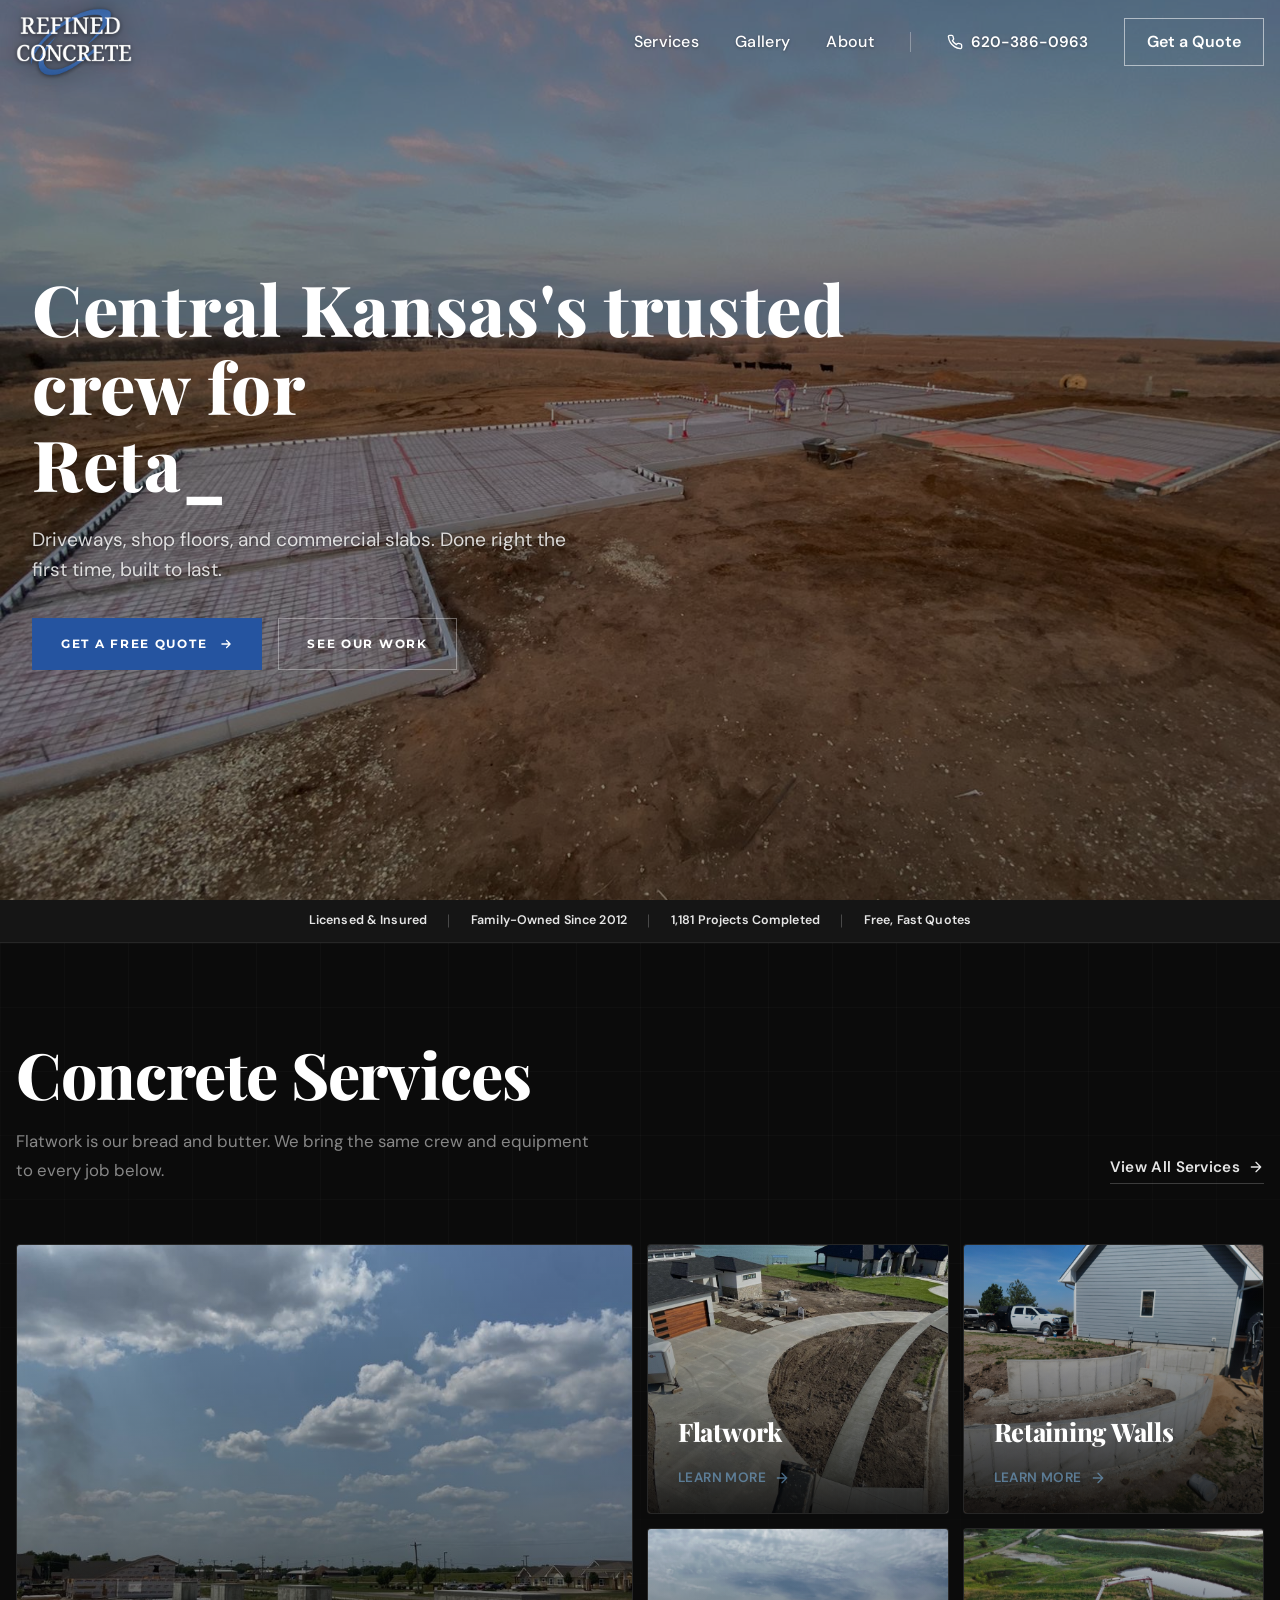
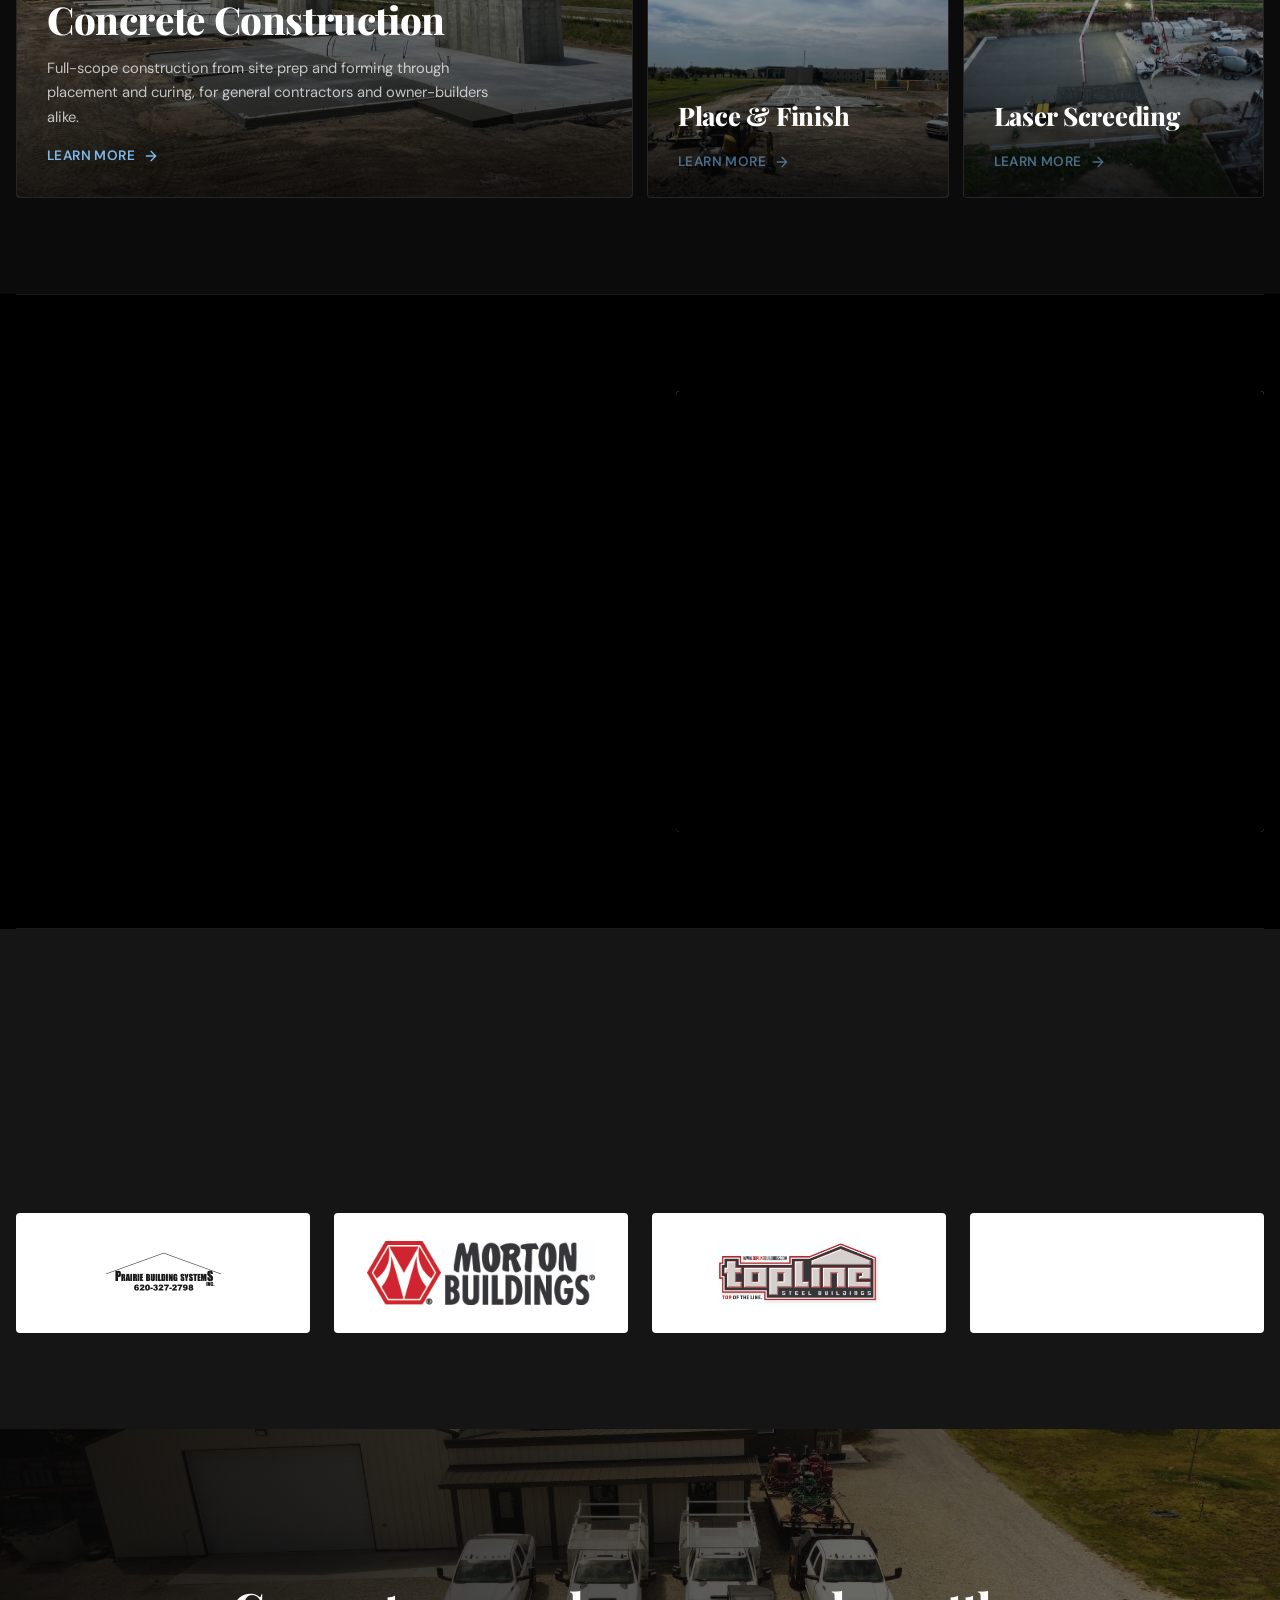
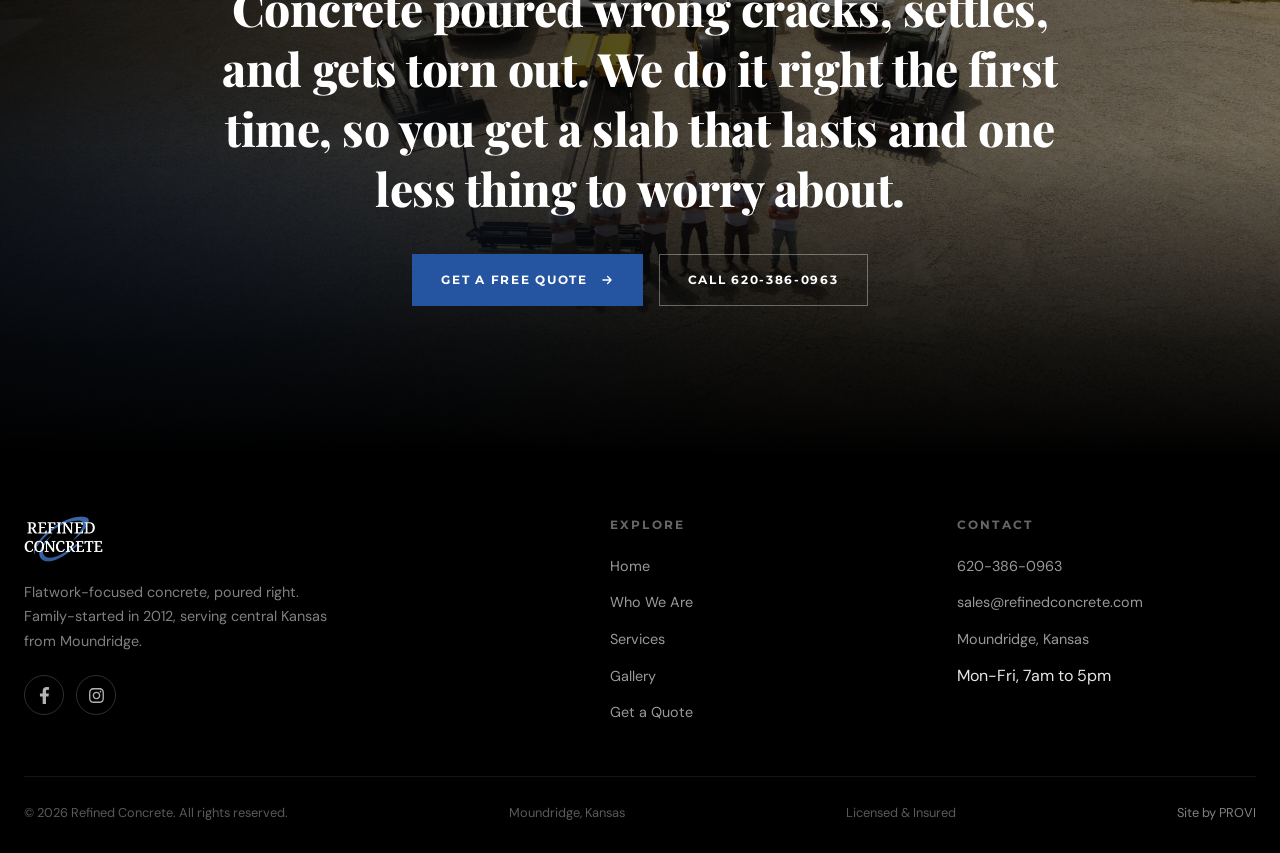
<file: mockup/index.html>
<!DOCTYPE html>
<html lang="en">
<head>
  <meta charset="UTF-8" />
  <meta name="viewport" content="width=device-width, initial-scale=1.0" />
  <title>Refined Concrete | Flatwork Done Right | Moundridge, Kansas</title>
  <meta name="description" content="Refined Concrete pours flatwork done right the first time, so central Kansas builders and homeowners get slabs that last. Family-owned in Moundridge, KS since 2012. Get a free quote." />
  <link rel="canonical" href="https://refinedconcretellc.com/" />
  <meta name="theme-color" content="#000000" />
  <link rel="icon" href="../assets/images/favicon.png" />
  <link rel="apple-touch-icon" href="../assets/images/favicon.png" />
  <meta property="og:type" content="website" />
  <meta property="og:site_name" content="Refined Concrete" />
  <meta property="og:title" content="Refined Concrete | Flatwork Done Right" />
  <meta property="og:description" content="Family-owned concrete flatwork in Moundridge, KS. Done right the first time, built to last. Get a free quote." />
  <meta property="og:url" content="https://refinedconcretellc.com/" />
  <meta property="og:image" content="https://refinedconcretellc.com/assets/images/hero-1.jpg" />
  <meta name="twitter:card" content="summary_large_image" />
  <meta name="twitter:title" content="Refined Concrete | Flatwork Done Right" />
  <meta name="twitter:description" content="Family-owned concrete flatwork in Moundridge, KS. Done right the first time, built to last." />
  <meta name="twitter:image" content="https://refinedconcretellc.com/assets/images/hero-1.jpg" />
  <script type="application/ld+json">
  {
    "@context": "https://schema.org",
    "@type": "GeneralContractor",
    "name": "Refined Concrete",
    "description": "Family-owned concrete flatwork contractor serving central Kansas.",
    "image": "https://refinedconcretellc.com/assets/images/hero-1.jpg",
    "telephone": "+1-620-386-0963",
    "email": "sales@refinedconcrete.com",
    "url": "https://refinedconcretellc.com/",
    "foundingDate": "2012",
    "address": { "@type": "PostalAddress", "addressLocality": "Moundridge", "addressRegion": "KS", "addressCountry": "US" },
    "areaServed": "Central Kansas",
    "sameAs": [
      "https://www.facebook.com/profile.php?id=61590674871398",
      "https://www.instagram.com/refined_concrete_llc/"
    ]
  }
  </script>
  <link rel="preconnect" href="https://fonts.googleapis.com" />
  <link rel="preconnect" href="https://fonts.gstatic.com" crossorigin />
  <link href="https://fonts.googleapis.com/css2?family=Playfair+Display:wght@700;800;900&family=DM+Sans:wght@400;500;600;700&family=Montserrat:wght@500;600;700&display=swap" rel="stylesheet" />
  <style>
    *, *::before, *::after { box-sizing: border-box; margin: 0; padding: 0; }

    :root {
      --blue: #1A3C6E;
      --blue-light: #2554A0;
      --blue-bright: #7DB8E8;
      --black: #000000;
      --bg-1: #000000;
      --bg-2: #000000;
      --bg-3: #0B0B0B;
      --bg-4: #151515;
      --card: #1A1A1A;
      --border: rgba(255,255,255,0.07);
      --text: #E6E6E6;
      --gray: #878787;
      --white: #FFFFFF;
      --max-w: 1300px;
      --radius: 4px;
    }

    html { scroll-behavior: smooth; }

    body {
      font-family: 'DM Sans', system-ui, sans-serif;
      color: var(--text);
      background: var(--bg-2);
      line-height: 1.6;
    }

    /* ── NAV ── */
    nav {
      position: fixed;
      top: 0;
      left: 0;
      right: 0;
      z-index: 100;
      background: transparent;
      border-bottom: 1px solid transparent;
      transition: background 0.35s ease, border-color 0.35s ease, box-shadow 0.35s ease;
    }

    nav.scrolled {
      background: rgba(6,6,6,0.6);
      backdrop-filter: blur(18px) saturate(160%);
      -webkit-backdrop-filter: blur(18px) saturate(160%);
      border-bottom-color: rgba(255,255,255,0.1);
      box-shadow: 0 8px 30px -12px rgba(0,0,0,0.55);
    }

    .nav-inner {
      max-width: var(--max-w);
      margin: 0 auto;
      padding: 0 16px;
      height: 84px;
      display: flex;
      align-items: center;
      justify-content: space-between;
      transition: height 0.35s ease;
    }

    nav.scrolled .nav-inner { height: 64px; }

    .nav-logo {
      display: flex;
      align-items: center;
      text-decoration: none;
      flex-shrink: 0;
    }

    .nav-logo img {
      height: 68px;
      width: auto;
      display: block;
      transition: height 0.35s ease;
      filter: drop-shadow(0 1px 2px rgba(0,0,0,0.5)) drop-shadow(0 0 12px rgba(0,0,0,0.4));
    }

    nav.scrolled .nav-logo img { height: 50px; }

    .nav-right {
      display: flex;
      align-items: center;
      gap: 36px;
    }

    .nav-links {
      display: flex;
      gap: 36px;
      list-style: none;
    }

    .nav-links a {
      position: relative;
      color: var(--white);
      text-decoration: none;
      font-size: 1rem;
      font-weight: 500;
      letter-spacing: 0.02em;
      text-shadow: 0 1px 3px rgba(0,0,0,0.35);
      transition: color 0.2s;
    }

    .nav-links a::after {
      content: '';
      position: absolute;
      left: 0;
      right: 0;
      bottom: -6px;
      height: 2px;
      background: var(--blue-light);
      transform: scaleX(0);
      transform-origin: left;
      transition: transform 0.25s ease;
    }

    .nav-links a:hover { color: rgba(255,255,255,0.8); }
    .nav-links a.active { color: var(--white); }
    .nav-links a:hover::after,
    .nav-links a.active::after { transform: scaleX(1); }

    .nav-divider {
      width: 1px;
      height: 20px;
      background: rgba(255,255,255,0.3);
    }

    .nav-phone {
      display: inline-flex;
      align-items: center;
      gap: 8px;
      color: var(--white);
      font-size: 0.95rem;
      font-weight: 600;
      text-decoration: none;
      white-space: nowrap;
      text-shadow: 0 1px 3px rgba(0,0,0,0.35);
      transition: color 0.2s;
    }

    .nav-phone svg { width: 16px; height: 16px; stroke: currentColor; fill: none; stroke-width: 2; stroke-linecap: round; stroke-linejoin: round; }
    .nav-phone:hover { color: var(--blue-light); }

    .nav-cta {
      display: inline-block;
      background: transparent;
      color: var(--white) !important;
      font-size: 1rem;
      font-weight: 600;
      text-decoration: none;
      padding: 10px 22px;
      border: 1.5px solid rgba(255,255,255,0.55);
      transition: background 0.2s, color 0.2s, border-color 0.2s;
      white-space: nowrap;
    }

    .nav-cta:hover { background: var(--white); color: var(--blue) !important; border-color: var(--white); }

    /* hamburger toggle */
    .nav-toggle {
      display: none;
      flex-direction: column;
      justify-content: center;
      gap: 5px;
      width: 44px;
      height: 44px;
      padding: 11px 10px;
      background: transparent;
      border: 0;
      cursor: pointer;
      z-index: 120;
    }

    .nav-toggle span {
      display: block;
      width: 100%;
      height: 2px;
      background: var(--white);
      border-radius: 2px;
      transition: transform 0.3s ease, opacity 0.2s ease;
    }

    nav.nav-open .nav-toggle span:nth-child(1) { transform: translateY(7px) rotate(45deg); }
    nav.nav-open .nav-toggle span:nth-child(2) { opacity: 0; }
    nav.nav-open .nav-toggle span:nth-child(3) { transform: translateY(-7px) rotate(-45deg); }

    .nav-backdrop {
      position: fixed;
      inset: 0;
      background: rgba(0,0,0,0.5);
      opacity: 0;
      pointer-events: none;
      transition: opacity 0.3s ease;
      z-index: 110;
    }

    nav.nav-open .nav-backdrop { opacity: 1; pointer-events: auto; }

    .nav-links a:focus-visible,
    .nav-phone:focus-visible,
    .nav-cta:focus-visible,
    .nav-toggle:focus-visible,
    .nav-logo:focus-visible {
      outline: 2px solid #7DB8E8;
      outline-offset: 4px;
      border-radius: 2px;
    }

    @media (prefers-reduced-motion: reduce) {
      nav, .nav-inner, .nav-logo img, .nav-right, .nav-toggle span, .nav-backdrop,
      .nav-links a::after { transition: none !important; }
    }

    /* ── HERO ── */
    #hero {
      position: relative;
      min-height: 100vh;
      display: flex;
      align-items: center;
      overflow: hidden;
      background: var(--black);
    }

    .hero-slide {
      position: absolute;
      inset: 0;
      background-size: cover;
      background-position: center;
      opacity: 0;
      transition: opacity 1.2s ease;
    }

    .hero-slide.active { opacity: 1; }

    .hero-overlay {
      position: absolute;
      inset: 0;
      background: rgba(0,0,0,0.45);
      z-index: 1;
    }

    .hero-content {
      position: relative;
      z-index: 2;
      max-width: var(--max-w);
      margin: 0 auto;
      padding: 120px 16px 80px;
      width: 100%;
      text-align: left;
      display: flex;
      flex-direction: column;
      align-items: flex-start;
    }

    .hero-content h1 {
      font-family: 'Playfair Display', serif;
      font-size: clamp(2.8rem, 5.5vw, 5rem);
      font-weight: 800;
      color: var(--white);
      line-height: 1.1;
      letter-spacing: 0.01em;
      max-width: 820px;
      margin-bottom: 22px;
    }

    .hero-subhead {
      font-size: clamp(1.05rem, 1.5vw, 1.3rem);
      color: rgba(255,255,255,0.82);
      line-height: 1.6;
      max-width: 560px;
      margin-bottom: 32px;
      text-shadow: 0 1px 3px rgba(0,0,0,0.4);
    }

    .rotating-service {
      display: inline;
      color: var(--white);
    }

    .type-cursor {
      display: inline;
      color: var(--white);
      animation: blink 0.75s step-end infinite;
    }

    @keyframes blink {
      50% { opacity: 0; }
    }

    .hero-actions {
      display: flex;
      gap: 16px;
      flex-wrap: wrap;
    }

    /* ── TRUST BAR ── */
    #trust-bar { background: var(--bg-4); border-bottom: 1px solid var(--border); padding: 0; }
    .trust-inner {
      max-width: var(--max-w);
      margin: 0 auto;
      padding: 11px 16px;
      display: flex;
      flex-wrap: wrap;
      justify-content: center;
      align-items: center;
      row-gap: 6px;
    }
    .trust-item {
      position: relative;
      display: flex;
      align-items: center;
      padding: 0 22px;
      color: var(--text);
      font-size: 0.78rem;
      font-weight: 600;
      letter-spacing: 0.01em;
    }
    .trust-item:not(:last-child)::after {
      content: '';
      position: absolute;
      right: 0;
      top: 50%;
      transform: translateY(-50%);
      width: 1px;
      height: 13px;
      background: rgba(255,255,255,0.22);
    }
    @media (max-width: 768px) { .trust-item { padding: 0 14px; } }

    /* ── MOBILE STICKY CTA ── */
    .mobile-cta { display: none; }
    @media (max-width: 768px) {
      .mobile-cta {
        display: grid;
        grid-template-columns: 1fr 1fr;
        position: fixed;
        left: 0; right: 0; bottom: 0;
        z-index: 95;
        border-top: 1px solid rgba(255,255,255,0.14);
        background: rgba(6,6,6,0.94);
        backdrop-filter: blur(10px);
        -webkit-backdrop-filter: blur(10px);
      }
      .mobile-cta a {
        display: flex; align-items: center; justify-content: center; gap: 8px;
        min-height: 54px;
        font-family: 'Montserrat', sans-serif;
        font-size: 0.8rem; font-weight: 700; letter-spacing: 0.08em; text-transform: uppercase;
        text-decoration: none; color: var(--white);
      }
      .mobile-cta .mc-quote { background: var(--blue-light); }
      .mobile-cta svg { width: 16px; height: 16px; stroke: currentColor; fill: none; stroke-width: 2; stroke-linecap: round; stroke-linejoin: round; }
      body { padding-bottom: 55px; }
    }

    .btn-primary, .btn-outline {
      display: inline-flex;
      align-items: center;
      gap: 12px;
      font-family: 'Montserrat', sans-serif;
      font-size: 0.76rem;
      font-weight: 700;
      letter-spacing: 0.14em;
      text-transform: uppercase;
      padding: 15px 28px;
      border-radius: 0;
      text-decoration: none;
      cursor: pointer;
      border: 1px solid transparent;
      transition: background 0.25s ease, color 0.25s ease, border-color 0.25s ease;
    }
    .btn-primary svg, .btn-outline svg {
      width: 14px; height: 14px; stroke: currentColor; fill: none;
      stroke-width: 2.2; stroke-linecap: round; stroke-linejoin: round;
      transition: transform 0.3s cubic-bezier(0.2,0.7,0.2,1);
    }
    .btn-primary:hover svg, .btn-outline:hover svg { transform: translateX(5px); }

    .btn-primary { background: var(--blue-light); color: var(--white); border-color: var(--blue-light); }
    .btn-primary:hover { background: #1a4fb0; border-color: #1a4fb0; }

    .btn-outline { background: transparent; color: var(--white); border-color: rgba(255,255,255,0.35); }
    .btn-outline:hover { border-color: var(--white); background: rgba(255,255,255,0.06); }

    .btn-ghost {
      display: inline-flex; align-items: center; gap: 10px;
      font-family: 'Montserrat', sans-serif;
      font-size: 0.76rem; font-weight: 700; letter-spacing: 0.16em; text-transform: uppercase;
      color: var(--blue-bright); text-decoration: none; transition: color 0.2s, gap 0.2s;
    }
    .btn-ghost svg { width: 14px; height: 14px; stroke: currentColor; fill: none; stroke-width: 2.2; stroke-linecap: round; stroke-linejoin: round; transition: transform 0.3s cubic-bezier(0.2,0.7,0.2,1); }
    .btn-ghost:hover { color: var(--white); }
    .btn-ghost:hover svg { transform: translateX(5px); }

    /* ── STATS ── */
    .hero-stats {
      display: flex;
      gap: 32px;
      margin-top: 40px;
      flex-wrap: wrap;
    }

    .stat-item {
      display: flex;
      align-items: baseline;
      gap: 7px;
    }

    .stat-number {
      font-size: 0.95rem;
      font-weight: 600;
      color: rgba(255,255,255,0.8);
      line-height: 1;
    }

    .stat-number span { color: rgba(255,255,255,0.8); }

    .stat-label {
      font-size: 0.8rem;
      color: rgba(255,255,255,0.4);
      font-weight: 400;
    }

    /* ── SECTION DEFAULTS ── */
    section { padding: 96px 16px; }

    .section-inner {
      max-width: var(--max-w);
      margin: 0 auto;
    }


    .section-title {
      font-family: 'Playfair Display', serif;
      font-size: clamp(2.1rem, 4vw, 3.4rem);
      font-weight: 800;
      color: var(--white);
      letter-spacing: -0.015em;
      line-height: 1.1;
      margin-bottom: 18px;
    }

    .section-sub {
      font-size: 1.05rem;
      color: var(--gray);
      max-width: 580px;
      margin-bottom: 56px;
      line-height: 1.7;
    }

    /* ── REFERENCE PATTERNS ── */

    .section-divider { max-width: var(--max-w); margin: 0 auto; padding: 0 16px; }
    .section-divider .rule { height: 1px; background: rgba(255,255,255,0.1); }

    /* alternating text / image section */
    .split { overflow: hidden; }
    .split-inner {
      max-width: var(--max-w);
      margin: 0 auto;
      display: grid;
      grid-template-columns: 1fr 1fr;
      gap: 72px;
      align-items: center;
    }
    .split.is-reverse .split-media { order: -1; }
    .split-copy p { color: rgba(255,255,255,0.62); font-size: 1.04rem; line-height: 1.8; margin-bottom: 18px; }
    .split-copy .placeholder { color: var(--blue-bright); font-weight: 600; }
    .split-copy .btn-primary { margin-top: 14px; }

    .split-media { position: relative; overflow: hidden; border-radius: var(--radius); aspect-ratio: 4/3; }
    .split-media img { width: 100%; height: 100%; object-fit: cover; display: block; transition: transform 0.8s cubic-bezier(0.2,0.7,0.2,1); }
    .split:hover .split-media img { transform: scale(1.05); }
    .split-media .reveal-cover {
      position: absolute; inset: 0; z-index: 1;
      background: var(--bg-1);
      transform-origin: right;
      transition: transform 1s cubic-bezier(0.76,0,0.24,1);
    }
    .split.in-view .reveal-cover { transform: scaleX(0); }

    /* scroll reveal for copy blocks */
    .reveal-up { opacity: 0; transform: translateY(28px); transition: opacity 0.7s ease, transform 0.7s cubic-bezier(0.2,0.7,0.2,1); }
    .reveal-up.in-view { opacity: 1; transform: translateY(0); }

    @media (prefers-reduced-motion: reduce) {
      .split-media .reveal-cover { display: none; }
      .reveal-up { opacity: 1; transform: none; transition: none; }
    }


    /* ── LOADING SKELETONS ── */
    @keyframes rc-shimmer { to { background-position: -200% 0; } }
    .skeleton {
      background-color: #161616;
      background-image: linear-gradient(100deg, rgba(255,255,255,0) 30%, rgba(255,255,255,0.07) 50%, rgba(255,255,255,0) 70%);
      background-size: 200% 100%;
      background-position: 200% 0;
      animation: rc-shimmer 1.5s linear infinite;
    }
    .skeleton-img { opacity: 0; transition: opacity 0.6s ease; }
    .skeleton-img.is-loaded { opacity: 1; }
    .bg-loading::before {
      content: '';
      position: absolute;
      inset: 0;
      z-index: 0;
      background-color: #161616;
      background-image: linear-gradient(100deg, rgba(255,255,255,0) 30%, rgba(255,255,255,0.07) 50%, rgba(255,255,255,0) 70%);
      background-size: 200% 100%;
      background-position: 200% 0;
      animation: rc-shimmer 1.5s linear infinite;
    }
    @media (prefers-reduced-motion: reduce) {
      .skeleton, .bg-loading::before { animation: none; }
    }

    /* ── SERVICES ── */
    #services {
      position: relative;
      background: var(--bg-3);
      overflow: hidden;
    }

    #services::before {
      content: '';
      position: absolute;
      inset: 0;
      background-image:
        linear-gradient(rgba(255,255,255,0.025) 1px, transparent 1px),
        linear-gradient(90deg, rgba(255,255,255,0.025) 1px, transparent 1px);
      background-size: 64px 64px;
      mask-image: radial-gradient(120% 100% at 50% 0%, #000 30%, transparent 80%);
      -webkit-mask-image: radial-gradient(120% 100% at 50% 0%, #000 30%, transparent 80%);
      pointer-events: none;
    }

    .services-head {
      position: relative;
      max-width: var(--max-w);
      margin: 0 auto 60px;
      display: flex;
      align-items: flex-end;
      justify-content: space-between;
      gap: 40px;
    }

    .services-head-text { max-width: 640px; }

    .services-head .section-sub { margin-bottom: 0; }

    .services-grid {
      position: relative;
      max-width: var(--max-w);
      margin: 0 auto;
      display: grid;
      grid-template-columns: repeat(4, 1fr);
      grid-auto-rows: 270px;
      gap: 14px;
    }

    .service-card {
      position: relative;
      display: flex;
      flex-direction: column;
      justify-content: flex-end;
      padding: 30px;
      overflow: hidden;
      text-decoration: none;
      border-radius: 4px;
      border: 1px solid var(--border);
      background: var(--bg-4);
      opacity: 0;
      transition: transform 0.4s cubic-bezier(0.2, 0.7, 0.2, 1), box-shadow 0.4s ease, border-color 0.4s ease;
    }

    .service-card.wide { grid-column: span 2; }
    .service-card.feature { grid-column: span 2; grid-row: span 2; }

    .service-card.in-view {
      animation: cardIn 0.75s cubic-bezier(0.2, 0.7, 0.2, 1) forwards;
    }

    @keyframes cardIn {
      from { opacity: 0; transform: translateY(30px); }
      to   { opacity: 1; transform: translateY(0); }
    }

    @media (prefers-reduced-motion: reduce) {
      .service-card { opacity: 1; }
      .service-card.in-view { animation: none; }
      .service-card-bg { transition: none; }
    }

    .service-card-bg {
      position: absolute;
      inset: 0;
      background-size: cover;
      background-position: center;
      transform: scale(1.001);
      transition: transform 0.7s cubic-bezier(0.2, 0.7, 0.2, 1);
    }

    .service-card::after {
      content: '';
      position: absolute;
      inset: 0;
      background: linear-gradient(to top, rgba(6,6,6,0.88) 0%, rgba(6,6,6,0.42) 48%, rgba(6,6,6,0.12) 100%);
      transition: background 0.4s ease;
    }

    .service-card:hover .service-card-bg,
    .service-card:focus-visible .service-card-bg { transform: scale(1.08); }

    .service-card:hover::after,
    .service-card:focus-visible::after {
      background: linear-gradient(to top, rgba(6,6,6,0.9) 0%, rgba(26,60,110,0.55) 55%, rgba(8,8,8,0.2) 100%);
    }

    .service-card:hover,
    .service-card:focus-visible {
      transform: translateY(-4px);
      box-shadow: 0 24px 60px -22px rgba(26,60,110,0.85);
    }


    .service-card-body { position: relative; z-index: 1; }

    .service-card-body h3 {
      font-family: 'Playfair Display', serif;
      font-size: clamp(1.4rem, 2vw, 1.9rem);
      font-weight: 800;
      color: var(--white);
      line-height: 1.1;
      letter-spacing: -0.01em;
      margin-bottom: 0;
    }

    .service-card.wide .service-card-body h3 { font-size: clamp(1.6rem, 2.4vw, 2.1rem); }
    .service-card.feature .service-card-body h3 { font-size: clamp(2rem, 3vw, 2.8rem); }

    .service-card-desc {
      display: block;
      font-size: 0.92rem;
      color: rgba(255,255,255,0.72);
      line-height: 1.65;
      max-width: 46ch;
      max-height: 0;
      margin-top: 0;
      opacity: 0;
      overflow: hidden;
      transition: max-height 0.45s ease, opacity 0.35s ease, margin-top 0.45s ease;
    }

    .service-card.feature .service-card-desc { max-height: 170px; margin-top: 16px; opacity: 1; }

    .service-card:hover .service-card-desc,
    .service-card:focus-visible .service-card-desc {
      max-height: 170px;
      margin-top: 16px;
      opacity: 1;
    }

    .service-card-arrow {
      display: inline-flex;
      align-items: center;
      gap: 8px;
      margin-top: 16px;
      font-size: 0.85rem;
      font-weight: 600;
      letter-spacing: 0.03em;
      text-transform: uppercase;
      color: #7DB8E8;
      opacity: 0.55;
      transform: translateY(6px);
      transition: opacity 0.3s ease, gap 0.3s ease, transform 0.4s cubic-bezier(0.2, 0.7, 0.2, 1);
    }

    .service-card.feature .service-card-arrow { opacity: 1; transform: translateY(0); }
    .service-card:hover .service-card-arrow,
    .service-card:focus-visible .service-card-arrow { opacity: 1; gap: 12px; transform: translateY(0); }

    .service-card-arrow svg {
      width: 16px;
      height: 16px;
      stroke: currentColor;
      fill: none;
      stroke-width: 2;
      stroke-linecap: round;
      stroke-linejoin: round;
      transition: transform 0.25s;
    }

    .service-card:hover .service-card-arrow svg,
    .service-card:focus-visible .service-card-arrow svg { transform: translateX(4px); }

    .services-link {
      display: inline-flex;
      align-items: center;
      gap: 8px;
      color: var(--text);
      text-decoration: none;
      font-size: 0.95rem;
      font-weight: 600;
      letter-spacing: 0.02em;
      white-space: nowrap;
      padding-bottom: 4px;
      border-bottom: 1px solid rgba(255,255,255,0.2);
      transition: color 0.2s, border-color 0.2s;
    }

    .services-link:hover { color: var(--white); border-color: #7DB8E8; }

    .services-link svg {
      width: 16px;
      height: 16px;
      stroke: currentColor;
      fill: none;
      stroke-width: 2;
      stroke-linecap: round;
      stroke-linejoin: round;
      transition: transform 0.2s;
    }

    .services-link:hover svg { transform: translateX(4px); }

    .services-head .section-title { font-size: clamp(2.4rem, 5vw, 4rem); color: var(--white); }

    /* touch devices have no hover, keep copy visible */
    @media (hover: none) {
      .service-card-desc,
      .service-card.feature .service-card-desc { max-height: 200px; margin-top: 16px; opacity: 1; }
      .service-card-arrow { opacity: 1; transform: translateY(0); }
    }


    /* ── ABOUT ── */
    #about { background: var(--bg-1); }

    /* ── CONTRACTORS ── */
    #contractors { background: var(--bg-4); }

    .contractors-intro { margin-bottom: 48px; }

    .contractors-grid {
      display: grid;
      grid-template-columns: repeat(4, 1fr);
      gap: 24px;
    }

    .contractor-card {
      background: #fff;
      border-radius: var(--radius);
      padding: 28px 24px;
      display: flex;
      align-items: center;
      justify-content: center;
      transition: transform 0.4s cubic-bezier(0.2,0.7,0.2,1), box-shadow 0.4s ease;
      min-height: 110px;
      text-decoration: none;
    }

    .contractor-card:hover {
      transform: translateY(-4px);
      box-shadow: 0 24px 60px -22px rgba(26,60,110,0.85);
    }

    .contractor-card img {
      max-width: 100%;
      max-height: 64px;
      width: auto;
      height: auto;
      object-fit: contain;
      display: block;
    }

    .contractor-card-text {
      font-family: 'DM Sans', sans-serif;
      font-size: 1rem;
      font-weight: 700;
      color: #222;
      text-align: center;
    }


    /* ── FINAL CTA (full-bleed) ── */
    #final-cta {
      position: relative;
      padding: 150px 16px;
      overflow: hidden;
      isolation: isolate;
    }
    #final-cta .cta-bg {
      position: absolute; inset: 0; z-index: -2;
      background: url('../assets/images/hero-9.jpg') center / cover no-repeat;
      transform: scale(1.02);
    }
    #final-cta::after {
      content: ''; position: absolute; inset: 0; z-index: -1;
      background:
        linear-gradient(180deg, transparent 50%, rgba(0,0,0,0.75) 82%, var(--black) 100%),
        radial-gradient(90% 120% at 15% 100%, rgba(26,60,110,0.5) 0%, transparent 55%),
        linear-gradient(90deg, rgba(6,6,6,0.92) 0%, rgba(6,6,6,0.7) 45%, rgba(6,6,6,0.45) 100%);
    }
    .final-cta-inner { max-width: var(--max-w); margin: 0 auto; }
    .final-cta-inner .copy { max-width: 840px; margin: 0 auto; text-align: center; }
    #final-cta h2 {
      font-family: 'Playfair Display', serif;
      font-size: clamp(1.8rem, 3.6vw, 2.9rem);
      font-weight: 800;
      color: var(--white);
      line-height: 1.3;
      letter-spacing: -0.01em;
      margin-bottom: 36px;
    }
    .final-cta-actions { display: flex; gap: 16px; flex-wrap: wrap; justify-content: center; }

    /* ── FOOTER ── */
    footer {
      background: var(--black);
      padding: 0 0 30px;
    }

    .footer-inner { max-width: var(--max-w); margin: 0 auto; padding: 60px 24px 0; }

    footer .nav-logo img { height: 46px; filter: none; }

    .footer-top {
      display: grid;
      grid-template-columns: 1.8fr 1fr 1fr;
      gap: 48px;
      padding-bottom: 40px;
      border-bottom: 1px solid rgba(255,255,255,0.08);
      margin-bottom: 26px;
    }

    .footer-brand p {
      font-size: 0.9rem;
      color: rgba(255,255,255,0.5);
      line-height: 1.7;
      margin: 18px 0 22px;
      max-width: 320px;
    }

    .footer-social { display: flex; gap: 12px; }
    .footer-social a {
      width: 40px; height: 40px;
      display: inline-flex; align-items: center; justify-content: center;
      border: 1px solid rgba(255,255,255,0.18);
      border-radius: 999px;
      color: rgba(255,255,255,0.7);
      transition: color 0.2s, border-color 0.2s, background 0.2s;
    }
    .footer-social a:hover { color: var(--white); border-color: var(--blue-bright); background: rgba(125,184,232,0.12); }
    .footer-social svg { width: 17px; height: 17px; fill: currentColor; }

    .footer-col h4 {
      font-family: 'Montserrat', sans-serif;
      font-size: 0.74rem;
      font-weight: 700;
      letter-spacing: 0.18em;
      text-transform: uppercase;
      color: rgba(255,255,255,0.4);
      margin-bottom: 18px;
    }

    .footer-col ul { list-style: none; }
    .footer-col ul li { margin-bottom: 11px; }
    .footer-col ul li a {
      font-size: 0.9rem;
      color: rgba(255,255,255,0.6);
      text-decoration: none;
      transition: color 0.2s;
    }
    .footer-col ul li a:hover { color: var(--blue-bright); }

    .footer-bottom {
      display: flex;
      align-items: center;
      justify-content: space-between;
      font-size: 0.8rem;
      color: rgba(255,255,255,0.35);
      gap: 16px;
      flex-wrap: wrap;
    }

    .footer-credit {
      color: rgba(255,255,255,0.5);
      text-decoration: none;
    }
    .footer-credit:hover,
    .footer-credit:focus-visible {
      color: rgba(255,255,255,0.8);
      text-decoration: underline;
    }

    /* ── TABLET ── */
    @media (max-width: 1024px) {
      .services-grid { grid-template-columns: repeat(2, 1fr); grid-auto-rows: 300px; }
      .service-card.feature { grid-column: span 2; grid-row: span 1; }
      .service-card.wide { grid-column: span 1; }
      .service-card:last-child { grid-column: span 2; }
      .service-card.feature .service-card-body h3 { font-size: clamp(1.7rem, 3vw, 2.3rem); }
      .service-card:hover .service-card-desc,
      .service-card:focus-visible .service-card-desc { max-height: 170px; opacity: 1; }
    }

    /* ── MOBILE ── */
    @media (max-width: 768px) {
      .nav-toggle { display: flex; }
      .nav-divider { display: none; }

      .nav-right {
        position: fixed;
        top: 0;
        right: 0;
        bottom: 0;
        width: min(82vw, 340px);
        flex-direction: column;
        align-items: flex-start;
        justify-content: flex-start;
        gap: 26px;
        padding: 108px 32px 40px;
        background: rgba(6,6,6,0.97);
        backdrop-filter: blur(20px);
        -webkit-backdrop-filter: blur(20px);
        border-left: 1px solid rgba(255,255,255,0.1);
        transform: translateX(100%);
        transition: transform 0.35s cubic-bezier(0.2, 0.7, 0.2, 1);
        z-index: 115;
        overflow-y: auto;
      }

      nav.nav-open .nav-right { transform: translateX(0); }

      .nav-links {
        flex-direction: column;
        align-items: flex-start;
        gap: 22px;
        width: 100%;
      }

      .nav-links a { font-size: 1.3rem; font-weight: 600; }
      .nav-links a::after { display: none; }

      .nav-phone { font-size: 1.05rem; }
      .nav-cta { width: 100%; text-align: center; padding: 14px 22px; }

      .about-inner,
      .contact-wrap,
      .footer-top { grid-template-columns: 1fr; gap: 40px; }

      .services-head { flex-direction: column; align-items: flex-start; gap: 24px; }
      .services-grid { grid-template-columns: 1fr; grid-auto-rows: 280px; }
      .service-card,
      .service-card.wide,
      .service-card.feature,
      .service-card:last-child { grid-column: span 1; grid-row: span 1; }
      .service-card-desc,
      .service-card.feature .service-card-desc { max-height: 200px; opacity: 1; }
      .service-card-arrow { opacity: 1; }

.form-row { grid-template-columns: 1fr; }
    }
  </style>
</head>
<body>

  <!-- NAV -->
  <nav id="site-nav">
    <div class="nav-inner">
      <a class="nav-logo" href="#hero"><img src="../assets/images/logo-white.png" alt="Refined Concrete" /></a>
      <button class="nav-toggle" type="button" aria-label="Open menu" aria-expanded="false" aria-controls="nav-menu">
        <span></span><span></span><span></span>
      </button>
      <div class="nav-right" id="nav-menu">
        <ul class="nav-links">
          <li><a href="services.html">Services</a></li>
          <li><a href="gallery.html">Gallery</a></li>
          <li><a href="about.html">About</a></li>
        </ul>
        <div class="nav-divider"></div>
        <a href="tel:6203860963" class="nav-phone"><svg viewBox="0 0 24 24" aria-hidden="true"><path d="M22 16.92v3a2 2 0 0 1-2.18 2 19.79 19.79 0 0 1-8.63-3.07 19.5 19.5 0 0 1-6-6 19.79 19.79 0 0 1-3.07-8.67A2 2 0 0 1 4.11 2h3a2 2 0 0 1 2 1.72c.13.96.36 1.9.7 2.81a2 2 0 0 1-.45 2.11L8.09 9.91a16 16 0 0 0 6 6l1.27-1.27a2 2 0 0 1 2.11-.45c.91.34 1.85.57 2.81.7A2 2 0 0 1 22 16.92z"/></svg>620-386-0963</a>
        <a href="quote.html" class="nav-cta">Get a Quote</a>
      </div>
    </div>
    <div class="nav-backdrop"></div>
  </nav>

  <!-- HERO -->
  <section id="hero">
    <div class="hero-slide active" style="background-image:url('../assets/images/hero-1.jpg')"></div>
    <div class="hero-slide" style="background-image:url('../assets/images/hero-2.jpg')"></div>
    <div class="hero-slide" style="background-image:url('../assets/images/hero-3.jpg')"></div>
    <div class="hero-slide" style="background-image:url('../assets/images/hero-4.jpg')"></div>
    <div class="hero-slide" style="background-image:url('../assets/images/hero-5.jpg')"></div>
    <div class="hero-slide" style="background-image:url('../assets/images/hero-6.jpg')"></div>
    <div class="hero-slide" style="background-image:url('../assets/images/hero-7.jpg')"></div>
    <div class="hero-slide" style="background-image:url('../assets/images/hero-8.jpg')"></div>
    <div class="hero-slide" style="background-image:url('../assets/images/hero-9.jpg')"></div>
    <div class="hero-overlay"></div>
    <div class="hero-content">
      <h1>Central Kansas's trusted crew for<br><span id="rotating-service" class="rotating-service">Flatwork</span><span class="type-cursor">_</span></h1>
      <p class="hero-subhead">Driveways, shop floors, and commercial slabs. Done right the first time, built to last.</p>
      <div class="hero-actions">
        <a href="quote.html" class="btn-primary">Get a Free Quote <svg viewBox="0 0 24 24"><path d="M5 12h14M13 6l6 6-6 6"/></svg></a>
        <a href="gallery.html" class="btn-outline">See Our Work</a>
      </div>
    </div>
  </section>

  <!-- TRUST BAR -->
  <section id="trust-bar" aria-label="Why choose Refined Concrete">
    <div class="trust-inner">
      <div class="trust-item"><span>Licensed &amp; Insured</span></div>
      <div class="trust-item"><span>Family-Owned Since 2012</span></div>
      <div class="trust-item"><span>1,181 Projects Completed</span></div>
      <div class="trust-item"><span>Free, Fast Quotes</span></div>
    </div>
  </section>

  <!-- SERVICES -->
  <section id="services">
    <div class="services-head">
      <div class="services-head-text">
        <h2 class="section-title">Concrete Services</h2>
        <p class="section-sub">Flatwork is our bread and butter. We bring the same crew and equipment to every job below.</p>
      </div>
      <a href="services.html" class="services-link">View All Services <svg viewBox="0 0 24 24"><path d="M5 12h14M12 5l7 7-7 7"/></svg></a>
    </div>
    <div class="services-grid">
      <a class="service-card feature" href="services.html#concrete-construction">
        <span class="service-card-bg" style="background-image:url('../assets/images/hero-1.jpg')"></span>
        <span class="service-card-body">
          <h3>Concrete Construction</h3>
          <span class="service-card-desc">Full-scope construction from site prep and forming through placement and curing, for general contractors and owner-builders alike.</span>
          <span class="service-card-arrow">Learn more <svg viewBox="0 0 24 24"><path d="M5 12h14M12 5l7 7-7 7"/></svg></span>
        </span>
      </a>
      <a class="service-card" href="services.html#flatwork">
        <span class="service-card-bg" style="background-image:url('../assets/images/gallery-1.jpg')"></span>
        <span class="service-card-body">
          <h3>Flatwork</h3>
          <span class="service-card-desc">Driveways, parking lots, sidewalks, and shop floors, placed with precise grade, slope, and finish quality.</span>
          <span class="service-card-arrow">Learn more <svg viewBox="0 0 24 24"><path d="M5 12h14M12 5l7 7-7 7"/></svg></span>
        </span>
      </a>
      <a class="service-card" href="services.html#retaining-walls">
        <span class="service-card-bg" style="background-image:url('../assets/images/gallery-3.jpg')"></span>
        <span class="service-card-body">
          <h3>Retaining Walls</h3>
          <span class="service-card-desc">Formed, reinforced, poured-in-place walls engineered to handle the lateral load, no guesswork, no shortcuts.</span>
          <span class="service-card-arrow">Learn more <svg viewBox="0 0 24 24"><path d="M5 12h14M12 5l7 7-7 7"/></svg></span>
        </span>
      </a>
      <a class="service-card" href="services.html#place-finish">
        <span class="service-card-bg" style="background-image:url('../assets/images/place-finish.jpg')"></span>
        <span class="service-card-body">
          <h3>Place &amp; Finish</h3>
          <span class="service-card-desc">Broom, trowel, exposed, and stamped finishes, placed by a crew that knows how to read concrete and never overworks a slab.</span>
          <span class="service-card-arrow">Learn more <svg viewBox="0 0 24 24"><path d="M5 12h14M12 5l7 7-7 7"/></svg></span>
        </span>
      </a>
      <a class="service-card" href="services.html#laser-screeding">
        <span class="service-card-bg" style="background-image:url('../assets/images/laser-screeding.jpg')"></span>
        <span class="service-card-body">
          <h3>Laser Screeding</h3>
          <span class="service-card-desc">Laser-guided screed equipment delivering high-tolerance FF/FL floors for warehouse and industrial pours at large-volume scale.</span>
          <span class="service-card-arrow">Learn more <svg viewBox="0 0 24 24"><path d="M5 12h14M12 5l7 7-7 7"/></svg></span>
        </span>
      </a>
    </div>
  </section>

  <!-- GALLERY -->

  <div class="section-divider"><div class="rule"></div></div>

  <!-- ABOUT -->
  <section id="about" class="split">
    <div class="split-inner">
      <div class="split-copy reveal-up">
        <h2 class="section-title">Small Team.<br />Big Results.</h2>
        <p>Grant Koehn started Refined Concrete in 2012, back when it was a coatings shop. Today we pour flatwork across central Kansas from our base in Moundridge.</p>
        <p>We keep the crew young and the standard high, and bring the same eye to grade, screed, and finish on every slab we pour.</p>
        <a href="about.html" class="btn-primary">Our Story <svg viewBox="0 0 24 24"><path d="M5 12h14M13 6l6 6-6 6"/></svg></a>
      </div>
      <div class="split-media">
        <span class="reveal-cover"></span>
        <img loading="lazy" decoding="async" src="../assets/images/about-team.jpg" alt="Refined Concrete team and equipment" />
      </div>
    </div>
  </section>

  <div class="section-divider"><div class="rule"></div></div>

  <!-- FEATURED CONTRACTORS -->
  <section id="contractors">
    <div class="section-inner">
      <div class="contractors-intro reveal-up">
        <h2 class="section-title">Contractors Who Trust Us</h2>
        <p class="section-sub">General contractors and builders across central Kansas keep us on their flatwork. Here are a few.</p>
      </div>
      <div class="contractors-grid">
        <a class="contractor-card" href="https://prairiebuildingsystems.com/" target="_blank" rel="noopener">
          <img loading="lazy" decoding="async" src="../assets/images/contractors/prairie-building-systems.png" alt="Prairie Building Systems" />
        </a>
        <a class="contractor-card" href="https://mortonbuildings.com/location/salina-ks" target="_blank" rel="noopener">
          <img loading="lazy" decoding="async" src="../assets/images/contractors/morton-buildings.jpg" alt="Morton Buildings" />
        </a>
        <a class="contractor-card" href="https://toplinebuildings.com/" target="_blank" rel="noopener">
          <img loading="lazy" decoding="async" src="../assets/images/contractors/topline-steel.jpg" alt="Topline Steel Buildings" />
        </a>
        <div class="contractor-card">
          <img loading="lazy" decoding="async" src="../assets/images/contractors/habitat-for-humanity.png" alt="Harvey County Habitat for Humanity" />
        </div>
      </div>
    </div>
  </section>

  <!-- FINAL CTA -->
  <section id="final-cta">
    <span class="cta-bg"></span>
    <div class="final-cta-inner">
      <div class="copy reveal-up">
        <h2>Concrete poured wrong cracks, settles, and gets torn out. We do it right the first time, so you get a slab that lasts and one less thing to worry about.</h2>
        <div class="final-cta-actions">
          <a href="quote.html" class="btn-primary">Get a Free Quote <svg viewBox="0 0 24 24"><path d="M5 12h14M13 6l6 6-6 6"/></svg></a>
          <a href="tel:6203860963" class="btn-outline">Call 620-386-0963</a>
        </div>
      </div>
    </div>
  </section>

  <!-- MOBILE STICKY CTA -->
  <div class="mobile-cta" aria-label="Quick contact">
    <a href="tel:6203860963" class="mc-call"><svg viewBox="0 0 24 24" aria-hidden="true"><path d="M22 16.92v3a2 2 0 0 1-2.18 2 19.79 19.79 0 0 1-8.63-3.07 19.5 19.5 0 0 1-6-6 19.79 19.79 0 0 1-3.07-8.67A2 2 0 0 1 4.11 2h3a2 2 0 0 1 2 1.72c.13.96.36 1.9.7 2.81a2 2 0 0 1-.45 2.11L8.09 9.91a16 16 0 0 0 6 6l1.27-1.27a2 2 0 0 1 2.11-.45c.91.34 1.85.57 2.81.7A2 2 0 0 1 22 16.92z"/></svg>Call</a>
    <a href="quote.html" class="mc-quote">Get a Quote</a>
  </div>

  <!-- FOOTER -->
  <footer>
    <div class="footer-inner">
      <div class="footer-top">
        <div class="footer-brand">
          <a class="nav-logo" href="#hero"><img src="../assets/images/logo-white.png" alt="Refined Concrete" /></a>
          <p>Flatwork-focused concrete, poured right. Family-started in 2012, serving central Kansas from Moundridge.</p>
          <div class="footer-social">
            <a href="https://www.facebook.com/profile.php?id=61590674871398" target="_blank" rel="noopener" aria-label="Refined Concrete on Facebook"><svg viewBox="0 0 320 512" aria-hidden="true"><path d="M279.14 288l14.22-92.66h-88.91v-60.13c0-25.35 12.42-50.06 52.24-50.06h40.42V6.26S260.43 0 225.36 0c-73.22 0-121.08 44.38-121.08 124.72v70.62H22.89V288h81.39v224h100.17V288z"/></svg></a>
            <a href="https://www.instagram.com/refined_concrete_llc/" target="_blank" rel="noopener" aria-label="Refined Concrete on Instagram"><svg viewBox="0 0 448 512" aria-hidden="true"><path d="M224.1 141c-63.6 0-114.9 51.3-114.9 114.9s51.3 114.9 114.9 114.9S339 319.5 339 255.9 287.7 141 224.1 141zm0 189.6c-41.1 0-74.7-33.5-74.7-74.7s33.5-74.7 74.7-74.7 74.7 33.5 74.7 74.7-33.6 74.7-74.7 74.7zm146.4-194.3c0 14.9-12 26.8-26.8 26.8-14.9 0-26.8-12-26.8-26.8s12-26.8 26.8-26.8 26.8 12 26.8 26.8zm76.1 27.2c-1.7-35.9-9.9-67.7-36.2-93.9-26.2-26.2-58-34.4-93.9-36.2-37-2.1-147.9-2.1-184.9 0-35.8 1.7-67.6 9.9-93.9 36.1s-34.4 58-36.2 93.9c-2.1 37-2.1 147.9 0 184.9 1.7 35.9 9.9 67.7 36.2 93.9s58 34.4 93.9 36.2c37 2.1 147.9 2.1 184.9 0 35.9-1.7 67.7-9.9 93.9-36.2 26.2-26.2 34.4-58 36.2-93.9 2.1-37 2.1-147.8 0-184.8zM398.8 388c-7.8 19.6-22.9 34.7-42.6 42.6-29.5 11.7-99.5 9-132.1 9s-102.7 2.6-132.1-9c-19.6-7.8-34.7-22.9-42.6-42.6-11.7-29.5-9-99.5-9-132.1s-2.6-102.7 9-132.1c7.8-19.6 22.9-34.7 42.6-42.6 29.5-11.7 99.5-9 132.1-9s102.7-2.6 132.1 9c19.6 7.8 34.7 22.9 42.6 42.6 11.7 29.5 9 99.5 9 132.1s2.7 102.7-9 132.1z"/></svg></a>
          </div>
        </div>
        <div class="footer-col">
          <h4>Explore</h4>
          <ul>
            <li><a href="#hero">Home</a></li>
            <li><a href="about.html">Who We Are</a></li>
            <li><a href="services.html">Services</a></li>
            <li><a href="gallery.html">Gallery</a></li>
            <li><a href="quote.html">Get a Quote</a></li>
          </ul>
        </div>
        <div class="footer-col">
          <h4>Contact</h4>
          <ul>
            <li><a href="tel:6203860963">620-386-0963</a></li>
            <li><a href="mailto:sales@refinedconcrete.com">sales@refinedconcrete.com</a></li>
            <li><a href="#">Moundridge, Kansas</a></li>
            <li>Mon-Fri, 7am to 5pm</li>
          </ul>
        </div>
      </div>
      <div class="footer-bottom">
        <span>&copy; 2026 Refined Concrete. All rights reserved.</span>
        <span>Moundridge, Kansas</span>
        <span>Licensed &amp; Insured</span>
        <span><a class="footer-credit" href="https://provisites.com/">Site by PROVI</a></span>
      </div>
    </div>
  </footer>

  <script>
    // Count-up animation for stats
    function animateCount(el) {
      const target = parseInt(el.dataset.target, 10);
      const suffix = el.querySelector('span') ? el.querySelector('span').outerHTML : '';
      const duration = 1800;
      const step = Math.ceil(target / (duration / 16));
      let current = 0;
      const timer = setInterval(() => {
        current = Math.min(current + step, target);
        el.innerHTML = current + suffix;
        if (current >= target) clearInterval(timer);
      }, 16);
    }

    const observer = new IntersectionObserver((entries) => {
      entries.forEach(entry => {
        if (entry.isIntersecting) {
          animateCount(entry.target);
          observer.unobserve(entry.target);
        }
      });
    }, { threshold: 0.4 });

    document.querySelectorAll('.stat-number[data-target]').forEach(el => observer.observe(el));

    const siteNav = document.getElementById('site-nav');
    const onNavScroll = () => siteNav.classList.toggle('scrolled', window.scrollY > 40);
    onNavScroll();
    window.addEventListener('scroll', onNavScroll, { passive: true });

    const navToggle = siteNav.querySelector('.nav-toggle');
    const navBackdrop = siteNav.querySelector('.nav-backdrop');
    const setMenu = (open) => {
      siteNav.classList.toggle('nav-open', open);
      navToggle.setAttribute('aria-expanded', open ? 'true' : 'false');
      navToggle.setAttribute('aria-label', open ? 'Close menu' : 'Open menu');
      document.body.style.overflow = open ? 'hidden' : '';
    };
    navToggle.addEventListener('click', () => setMenu(!siteNav.classList.contains('nav-open')));
    navBackdrop.addEventListener('click', () => setMenu(false));
    siteNav.querySelectorAll('.nav-right a').forEach(a => a.addEventListener('click', () => setMenu(false)));
    document.addEventListener('keydown', (e) => { if (e.key === 'Escape') setMenu(false); });

    const services = ['Flatwork', 'Retaining Walls', 'Laser Screeding', 'Place & Finish'];
    const rotEl = document.getElementById('rotating-service');
    let svcIdx = 0;
    let charIdx = services[0].length;
    let deleting = false;

    function tick() {
      const word = services[svcIdx];
      if (deleting) {
        rotEl.textContent = word.slice(0, --charIdx);
        if (charIdx === 0) {
          deleting = false;
          svcIdx = (svcIdx + 1) % services.length;
          setTimeout(tick, 200);
        } else {
          setTimeout(tick, 45);
        }
      } else {
        rotEl.textContent = services[svcIdx].slice(0, ++charIdx);
        if (charIdx === services[svcIdx].length) {
          deleting = true;
          setTimeout(tick, 1500);
        } else {
          setTimeout(tick, 85);
        }
      }
    }

    setTimeout(() => { deleting = true; tick(); }, 1500);

    const cardObserver = new IntersectionObserver((entries) => {
      entries.forEach(entry => {
        if (entry.isIntersecting) {
          const cards = [...entry.target.parentElement.children];
          entry.target.style.animationDelay = (cards.indexOf(entry.target) * 90) + 'ms';
          entry.target.classList.add('in-view');
          cardObserver.unobserve(entry.target);
        }
      });
    }, { threshold: 0.15 });

    document.querySelectorAll('.service-card').forEach(el => cardObserver.observe(el));

    const revealObserver = new IntersectionObserver((entries) => {
      entries.forEach(entry => {
        if (entry.isIntersecting) {
          entry.target.classList.add('in-view');
          revealObserver.unobserve(entry.target);
        }
      });
    }, { threshold: 0.2 });
    document.querySelectorAll('.split, .reveal-up').forEach(el => revealObserver.observe(el));

    // loading skeletons for content photos + hero backgrounds
    document.querySelectorAll('.split-media img, .service-media img, .intro-img img, .area-img img, .team-img img, .gallery-figure img').forEach(img => {
      const host = img.parentElement;
      if (!host) return;
      img.classList.add('skeleton-img');
      host.classList.add('skeleton');
      const done = () => { host.classList.remove('skeleton'); img.classList.add('is-loaded'); };
      if (img.complete && img.naturalWidth > 0) done();
      else { img.addEventListener('load', done); img.addEventListener('error', done); }
    });
    document.querySelectorAll('.hero-slide, .page-hero-bg, .service-card-bg').forEach(el => {
      const m = (el.style.backgroundImage || '').match(/url\(["']?(.*?)["']?\)/);
      if (!m) return;
      el.classList.add('bg-loading');
      const im = new Image();
      im.onload = im.onerror = () => el.classList.remove('bg-loading');
      im.src = m[1];
    });

    const slides = document.querySelectorAll('.hero-slide');
    let slideIdx = 0;
    setInterval(() => {
      slides[slideIdx].classList.remove('active');
      slideIdx = (slideIdx + 1) % slides.length;
      slides[slideIdx].classList.add('active');
    }, 2000);
  </script>

</body>
</html>
</file>
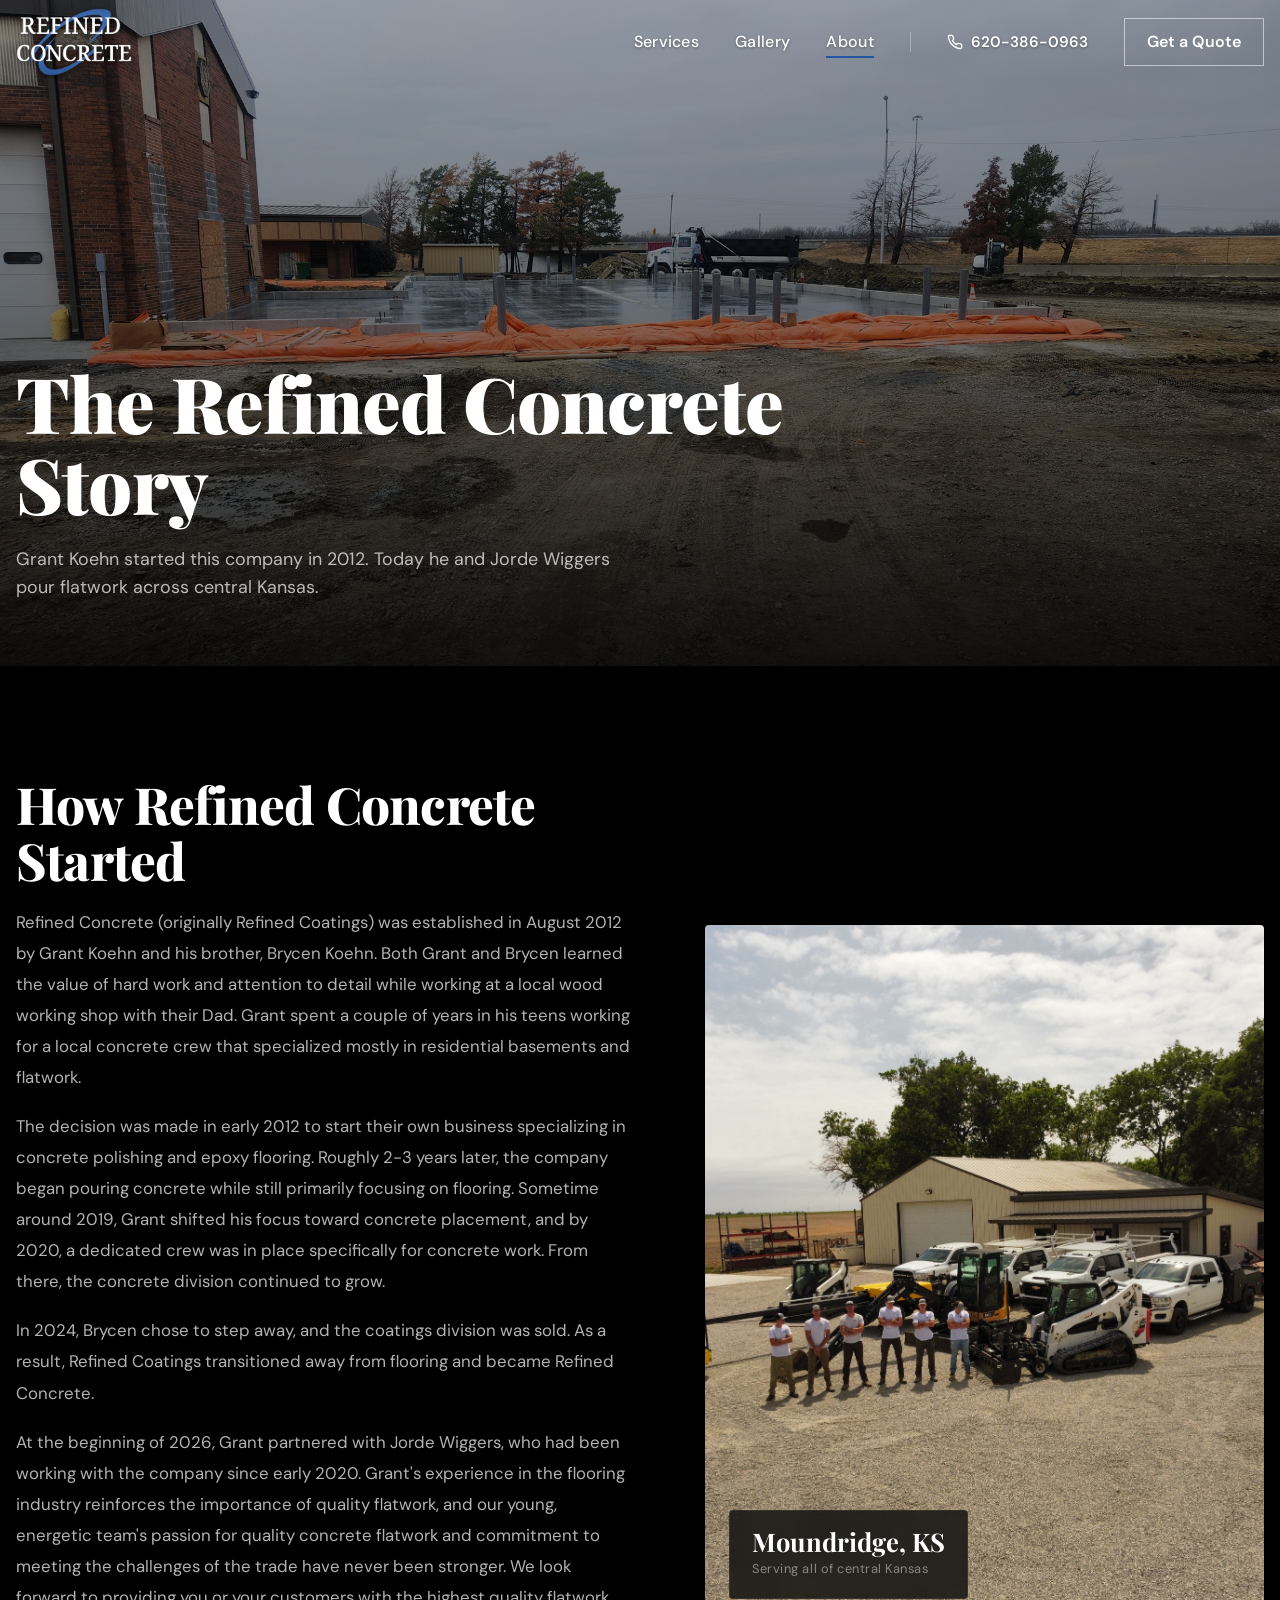
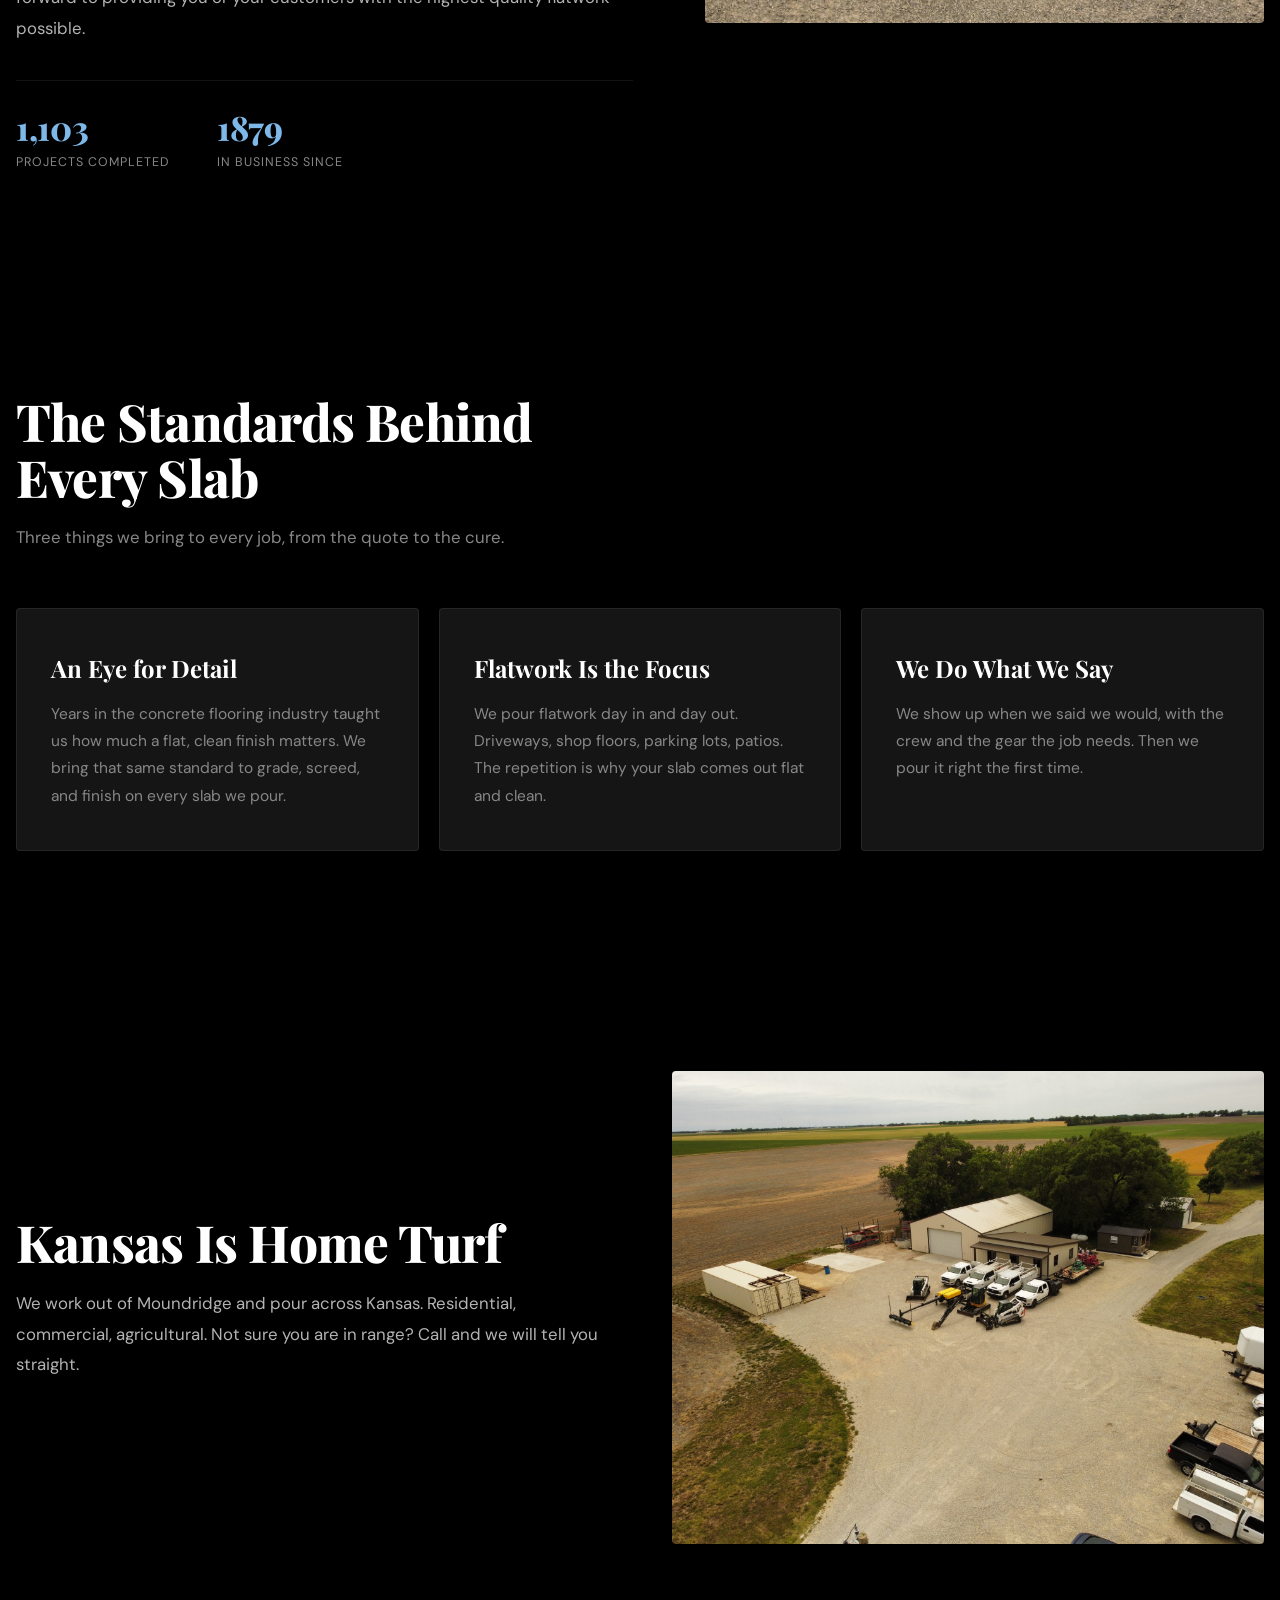
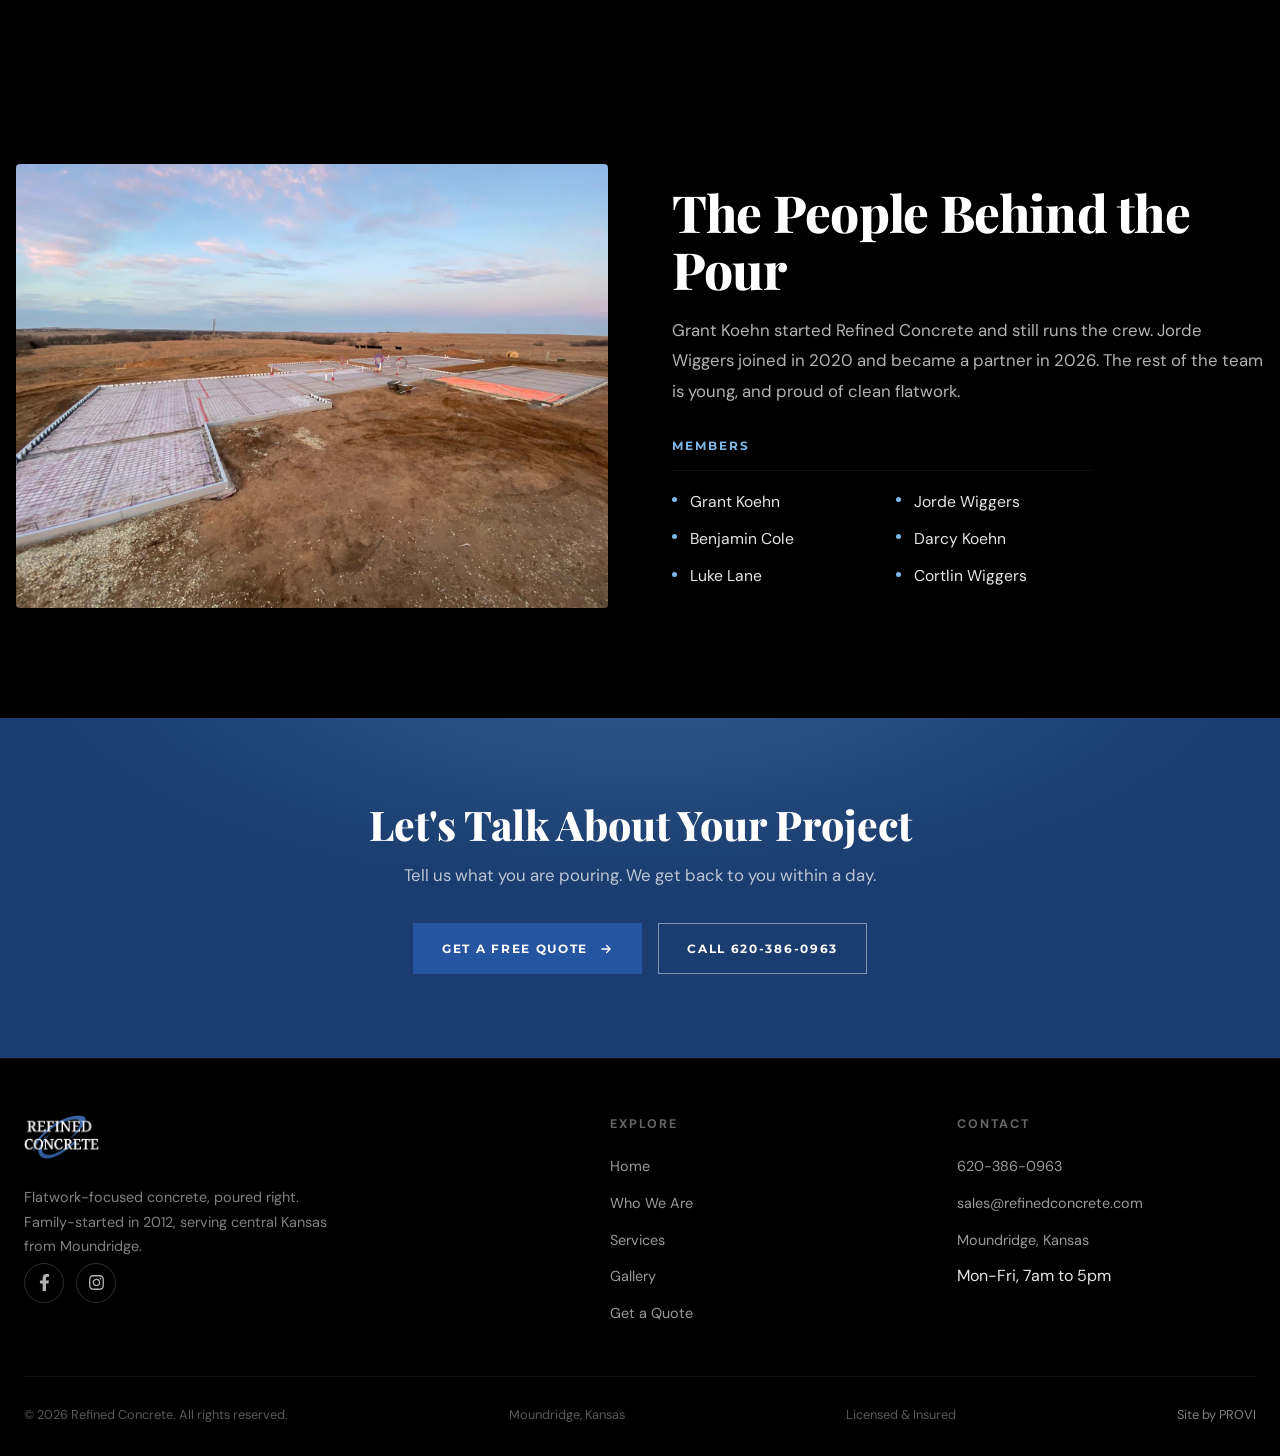
<file: mockup/about.html>
<!DOCTYPE html>
<html lang="en">
<head>
  <meta charset="UTF-8" />
  <meta name="viewport" content="width=device-width, initial-scale=1.0" />
  <title>About | The Refined Concrete Story | Moundridge, KS</title>
  <meta name="description" content="The story of Refined Concrete: founded in 2012 by Grant Koehn, now run by Grant and Jorde Wiggers, pouring quality flatwork across central Kansas." />
  <link rel="canonical" href="https://refinedconcretellc.com/about.html" />
  <meta name="theme-color" content="#000000" />
  <link rel="icon" href="../assets/images/favicon.png" />
  <link rel="apple-touch-icon" href="../assets/images/favicon.png" />
  <meta property="og:type" content="website" />
  <meta property="og:site_name" content="Refined Concrete" />
  <meta property="og:title" content="The Refined Concrete Story" />
  <meta property="og:description" content="Founded in 2012, family-run, pouring quality flatwork across central Kansas." />
  <meta property="og:url" content="https://refinedconcretellc.com/about.html" />
  <meta property="og:image" content="https://refinedconcretellc.com/assets/images/hero-4.jpg" />
  <meta name="twitter:card" content="summary_large_image" />
  <meta name="twitter:image" content="https://refinedconcretellc.com/assets/images/hero-4.jpg" />
  <link rel="preconnect" href="https://fonts.googleapis.com" />
  <link rel="preconnect" href="https://fonts.gstatic.com" crossorigin />
  <link href="https://fonts.googleapis.com/css2?family=Playfair+Display:wght@700;800;900&family=DM+Sans:wght@400;500;600;700&family=Montserrat:wght@500;600;700&display=swap" rel="stylesheet" />
  <link rel="stylesheet" href="../assets/css/site.css" />
  <style>
    /* ── INTRO ── */
    #intro { background: var(--bg-2); }
    .intro-grid {
      display: grid;
      grid-template-columns: 1.05fr 0.95fr;
      gap: 72px;
      align-items: center;
    }
    .intro-text p {
      color: rgba(255,255,255,0.7);
      font-size: 1.05rem;
      line-height: 1.85;
      margin-bottom: 18px;
    }
    .intro-text p:last-child { margin-bottom: 0; }
    .intro-text .placeholder { color: var(--blue-bright); font-weight: 600; }
    .intro-img {
      position: relative;
      aspect-ratio: 4/5;
      overflow: hidden;
      border-radius: var(--radius);
    }
    .intro-img img { width: 100%; height: 100%; object-fit: cover; display: block; }
    .intro-badge {
      position: absolute;
      left: 24px;
      bottom: 24px;
      background: rgba(8,8,8,0.78);
      backdrop-filter: blur(8px);
      -webkit-backdrop-filter: blur(8px);
      border: 1px solid var(--border);
      padding: 18px 22px;
      border-radius: var(--radius);
    }
    .intro-badge strong {
      display: block;
      font-family: 'Playfair Display', serif;
      font-size: 1.6rem;
      color: var(--white);
      line-height: 1;
    }
    .intro-badge span { font-size: 0.8rem; color: var(--gray); letter-spacing: 0.04em; }

    /* ── INTRO STATS ── */
    .intro-stats {
      display: flex;
      gap: 48px;
      margin-top: 36px;
      padding-top: 30px;
      border-top: 1px solid var(--border);
    }
    .stat-num {
      font-family: 'Playfair Display', serif;
      font-size: 2.1rem;
      font-weight: 800;
      color: var(--blue-bright);
      line-height: 1;
      letter-spacing: -0.01em;
    }
    .intro-stat-label {
      margin-top: 8px;
      font-size: 0.78rem;
      color: var(--gray);
      letter-spacing: 0.08em;
      text-transform: uppercase;
    }

    /* ── VALUES ── */
    #values { background: var(--bg-2); }
    .values-head { max-width: 620px; margin-bottom: 56px; }
    .values-grid {
      display: grid;
      grid-template-columns: repeat(3, 1fr);
      gap: 20px;
    }
    .value-item {
      position: relative;
      background: var(--bg-4);
      border: 1px solid var(--border);
      border-radius: var(--radius);
      padding: 40px 34px;
      overflow: hidden;
      transition: transform 0.4s cubic-bezier(0.2,0.7,0.2,1), border-color 0.4s ease, box-shadow 0.4s ease;
    }
    .value-item:hover {
      transform: translateY(-4px);
      border-color: rgba(125,184,232,0.5);
      box-shadow: 0 24px 60px -22px rgba(26,60,110,0.85);
    }
    .value-item h3 {
      font-family: 'Playfair Display', serif;
      font-size: 1.5rem;
      font-weight: 700;
      color: var(--white);
      margin-bottom: 14px;
    }
    .value-item p { font-size: 0.97rem; color: var(--gray); line-height: 1.75; }

    /* ── SERVICE AREA ── */
    #area { background: var(--bg-2); }
    .area-grid {
      display: grid;
      grid-template-columns: 1fr 1fr;
      gap: 64px;
      align-items: center;
    }
    .area-text p { color: rgba(255,255,255,0.7); font-size: 1.05rem; line-height: 1.8; margin-bottom: 22px; }
    .area-img { aspect-ratio: 5/4; overflow: hidden; border-radius: var(--radius); }
    .area-img img { width: 100%; height: 100%; object-fit: cover; display: block; }

    /* ── TEAM ── */
    #team { background: var(--bg-1); }
    .team-wrap { display: grid; grid-template-columns: 1fr 1fr; gap: 64px; align-items: center; }
    .team-text p { color: rgba(255,255,255,0.7); font-size: 1.05rem; line-height: 1.8; margin-bottom: 18px; }
    .team-list-label { margin-top: 30px; font-family: 'Montserrat', sans-serif; font-size: 0.78rem; font-weight: 700; letter-spacing: 0.16em; text-transform: uppercase; color: var(--blue-bright); }
    .team-list { list-style: none; margin-top: 14px; padding-top: 18px; border-top: 1px solid var(--border); display: grid; grid-template-columns: 1fr 1fr; gap: 12px 28px; max-width: 420px; }
    .team-list li { position: relative; padding-left: 18px; color: var(--text); font-size: 0.98rem; }
    .team-list li::before { content: ''; position: absolute; left: 0; top: 0.55em; width: 5px; height: 5px; border-radius: 50%; background: var(--blue-bright); }
    .team-img { aspect-ratio: 4/3; overflow: hidden; border-radius: var(--radius); }
    .team-img img { width: 100%; height: 100%; object-fit: cover; display: block; }

    @media (max-width: 1024px) {
      .intro-grid, .area-grid, .team-wrap { grid-template-columns: 1fr; gap: 40px; }
      .intro-img { aspect-ratio: 16/10; }
      .values-grid { grid-template-columns: 1fr 1fr; }
    }
    @media (max-width: 600px) {
      .values-grid { grid-template-columns: 1fr; }
    }
  </style>
</head>
<body>

  <!-- NAV -->
  <nav class="site-nav">
    <div class="nav-inner">
      <a class="nav-logo" href="index.html"><img src="../assets/images/logo-white.png" alt="Refined Concrete" /></a>
      <button class="nav-toggle" type="button" aria-label="Open menu" aria-expanded="false" aria-controls="nav-menu">
        <span></span><span></span><span></span>
      </button>
      <div class="nav-right" id="nav-menu">
        <ul class="nav-links">
          <li><a href="services.html">Services</a></li>
          <li><a href="gallery.html">Gallery</a></li>
          <li><a href="about.html" class="active">About</a></li>
        </ul>
        <div class="nav-divider"></div>
        <a href="tel:6203860963" class="nav-phone"><svg viewBox="0 0 24 24" aria-hidden="true"><path d="M22 16.92v3a2 2 0 0 1-2.18 2 19.79 19.79 0 0 1-8.63-3.07 19.5 19.5 0 0 1-6-6 19.79 19.79 0 0 1-3.07-8.67A2 2 0 0 1 4.11 2h3a2 2 0 0 1 2 1.72c.13.96.36 1.9.7 2.81a2 2 0 0 1-.45 2.11L8.09 9.91a16 16 0 0 0 6 6l1.27-1.27a2 2 0 0 1 2.11-.45c.91.34 1.85.57 2.81.7A2 2 0 0 1 22 16.92z"/></svg>620-386-0963</a>
        <a href="quote.html" class="nav-cta">Get a Quote</a>
      </div>
    </div>
    <div class="nav-backdrop"></div>
  </nav>

  <!-- PAGE HERO -->
  <header class="page-hero">
    <div class="page-hero-bg" style="background-image:url('../assets/images/hero-4.jpg')"></div>
    <div class="page-hero-inner">
      <h1>The Refined Concrete Story</h1>
      <p>Grant Koehn started this company in 2012. Today he and Jorde Wiggers pour flatwork across central Kansas.</p>
    </div>
  </header>

  <!-- INTRO -->
  <section class="section" id="intro">
    <div class="section-inner">
      <div class="intro-grid">
        <div class="intro-text">
          <h2 class="section-title">How Refined Concrete Started</h2>
          <p>Refined Concrete (originally Refined Coatings) was established in August 2012 by Grant Koehn and his brother, Brycen Koehn. Both Grant and Brycen learned the value of hard work and attention to detail while working at a local wood working shop with their Dad. Grant spent a couple of years in his teens working for a local concrete crew that specialized mostly in residential basements and flatwork.</p>
          <p>The decision was made in early 2012 to start their own business specializing in concrete polishing and epoxy flooring. Roughly 2-3 years later, the company began pouring concrete while still primarily focusing on flooring. Sometime around 2019, Grant shifted his focus toward concrete placement, and by 2020, a dedicated crew was in place specifically for concrete work. From there, the concrete division continued to grow.</p>
          <p>In 2024, Brycen chose to step away, and the coatings division was sold. As a result, Refined Coatings transitioned away from flooring and became Refined Concrete.</p>
          <p>At the beginning of 2026, Grant partnered with Jorde Wiggers, who had been working with the company since early 2020. Grant's experience in the flooring industry reinforces the importance of quality flatwork, and our young, energetic team's passion for quality concrete flatwork and commitment to meeting the challenges of the trade have never been stronger. We look forward to providing you or your customers with the highest quality flatwork possible.</p>
          <div class="intro-stats">
            <div class="intro-stat">
              <div class="stat-num"><span data-target="1181" data-comma="1">0</span></div>
              <div class="intro-stat-label">Projects Completed</div>
            </div>
            <div class="intro-stat">
              <div class="stat-num"><span data-target="2012">0</span></div>
              <div class="intro-stat-label">In Business Since</div>
            </div>
          </div>
        </div>
        <div class="intro-img">
          <img loading="lazy" decoding="async" src="../assets/images/about-team.jpg" alt="Refined Concrete crew on a job site" />
          <div class="intro-badge">
            <strong>Moundridge, KS</strong>
            <span>Serving all of central Kansas</span>
          </div>
        </div>
      </div>
    </div>
  </section>

  <!-- VALUES -->
  <section class="section" id="values">
    <div class="section-inner">
      <div class="values-head reveal">
        <h2 class="section-title">The Standards Behind Every Slab</h2>
        <p class="section-sub">Three things we bring to every job, from the quote to the cure.</p>
      </div>
      <div class="values-grid">
        <article class="value-item reveal">
          <h3>An Eye for Detail</h3>
          <p>Years in the concrete flooring industry taught us how much a flat, clean finish matters. We bring that same standard to grade, screed, and finish on every slab we pour.</p>
        </article>
        <article class="value-item reveal">
          <h3>Flatwork Is the Focus</h3>
          <p>We pour flatwork day in and day out. Driveways, shop floors, parking lots, patios. The repetition is why your slab comes out flat and clean.</p>
        </article>
        <article class="value-item reveal">
          <h3>We Do What We Say</h3>
          <p>We show up when we said we would, with the crew and the gear the job needs. Then we pour it right the first time.</p>
        </article>
      </div>
    </div>
  </section>

  <!-- SERVICE AREA -->
  <section class="section" id="area">
    <div class="section-inner">
      <div class="area-grid">
        <div class="area-text reveal">
          <h2 class="section-title">Kansas Is Home Turf</h2>
          <p>We work out of Moundridge and pour across Kansas. Residential, commercial, agricultural. Not sure you are in range? Call and we will tell you straight.</p>
        </div>
        <div class="area-img reveal">
          <img loading="lazy" decoding="async" src="../assets/images/hero-7.jpg" alt="Concrete work in central Kansas" />
        </div>
      </div>
    </div>
  </section>

  <!-- TEAM -->
  <section class="section" id="team">
    <div class="section-inner">
      <div class="team-wrap">
        <div class="team-img reveal">
          <img loading="lazy" decoding="async" src="../assets/images/hero-2.jpg" alt="The Refined Concrete team" />
        </div>
        <div class="team-text reveal">
          <h2 class="section-title">The People Behind the Pour</h2>
          <p>Grant Koehn started Refined Concrete and still runs the crew. Jorde Wiggers joined in 2020 and became a partner in 2026. The rest of the team is young, and proud of clean flatwork.</p>
          <h3 class="team-list-label">Members</h3>
          <ul class="team-list">
            <li>Grant Koehn</li>
            <li>Jorde Wiggers</li>
            <li>Benjamin Cole</li>
            <li>Darcy Koehn</li>
            <li>Luke Lane</li>
            <li>Cortlin Wiggers</li>
          </ul>
        </div>
      </div>
    </div>
  </section>

  <!-- CTA STRIP -->
  <section class="cta-strip">
    <div class="cta-strip-inner">
      <h2>Let's Talk About Your Project</h2>
      <p>Tell us what you are pouring. We get back to you within a day.</p>
      <div class="cta-actions">
        <a href="quote.html" class="btn-primary">Get a Free Quote</a>
        <a href="tel:6203860963" class="btn-outline-white">Call 620-386-0963</a>
      </div>
    </div>
  </section>

  <!-- MOBILE STICKY CTA -->
  <div class="mobile-cta" aria-label="Quick contact">
    <a href="tel:6203860963" class="mc-call"><svg viewBox="0 0 24 24" aria-hidden="true"><path d="M22 16.92v3a2 2 0 0 1-2.18 2 19.79 19.79 0 0 1-8.63-3.07 19.5 19.5 0 0 1-6-6 19.79 19.79 0 0 1-3.07-8.67A2 2 0 0 1 4.11 2h3a2 2 0 0 1 2 1.72c.13.96.36 1.9.7 2.81a2 2 0 0 1-.45 2.11L8.09 9.91a16 16 0 0 0 6 6l1.27-1.27a2 2 0 0 1 2.11-.45c.91.34 1.85.57 2.81.7A2 2 0 0 1 22 16.92z"/></svg>Call</a>
    <a href="quote.html" class="mc-quote">Get a Quote</a>
  </div>

  <!-- FOOTER -->
  <footer class="site-footer">
    <div class="footer-inner">
      <div class="footer-top">
        <div class="footer-brand">
          <a class="footer-logo" href="index.html"><img src="../assets/images/logo-white.png" alt="Refined Concrete" /></a>
          <p>Flatwork-focused concrete, poured right. Family-started in 2012, serving central Kansas from Moundridge.</p>
          <div class="footer-social">
            <a href="https://www.facebook.com/profile.php?id=61590674871398" target="_blank" rel="noopener" aria-label="Refined Concrete on Facebook"><svg viewBox="0 0 320 512" aria-hidden="true"><path d="M279.14 288l14.22-92.66h-88.91v-60.13c0-25.35 12.42-50.06 52.24-50.06h40.42V6.26S260.43 0 225.36 0c-73.22 0-121.08 44.38-121.08 124.72v70.62H22.89V288h81.39v224h100.17V288z"/></svg></a>
            <a href="https://www.instagram.com/refined_concrete_llc/" target="_blank" rel="noopener" aria-label="Refined Concrete on Instagram"><svg viewBox="0 0 448 512" aria-hidden="true"><path d="M224.1 141c-63.6 0-114.9 51.3-114.9 114.9s51.3 114.9 114.9 114.9S339 319.5 339 255.9 287.7 141 224.1 141zm0 189.6c-41.1 0-74.7-33.5-74.7-74.7s33.5-74.7 74.7-74.7 74.7 33.5 74.7 74.7-33.6 74.7-74.7 74.7zm146.4-194.3c0 14.9-12 26.8-26.8 26.8-14.9 0-26.8-12-26.8-26.8s12-26.8 26.8-26.8 26.8 12 26.8 26.8zm76.1 27.2c-1.7-35.9-9.9-67.7-36.2-93.9-26.2-26.2-58-34.4-93.9-36.2-37-2.1-147.9-2.1-184.9 0-35.8 1.7-67.6 9.9-93.9 36.1s-34.4 58-36.2 93.9c-2.1 37-2.1 147.9 0 184.9 1.7 35.9 9.9 67.7 36.2 93.9s58 34.4 93.9 36.2c37 2.1 147.9 2.1 184.9 0 35.9-1.7 67.7-9.9 93.9-36.2 26.2-26.2 34.4-58 36.2-93.9 2.1-37 2.1-147.8 0-184.8zM398.8 388c-7.8 19.6-22.9 34.7-42.6 42.6-29.5 11.7-99.5 9-132.1 9s-102.7 2.6-132.1-9c-19.6-7.8-34.7-22.9-42.6-42.6-11.7-29.5-9-99.5-9-132.1s-2.6-102.7 9-132.1c7.8-19.6 22.9-34.7 42.6-42.6 29.5-11.7 99.5-9 132.1-9s102.7-2.6 132.1 9c19.6 7.8 34.7 22.9 42.6 42.6 11.7 29.5 9 99.5 9 132.1s2.7 102.7-9 132.1z"/></svg></a>
          </div>
        </div>
        <div class="footer-col">
          <h4>Explore</h4>
          <ul>
            <li><a href="index.html">Home</a></li>
            <li><a href="about.html">Who We Are</a></li>
            <li><a href="services.html">Services</a></li>
            <li><a href="gallery.html">Gallery</a></li>
            <li><a href="quote.html">Get a Quote</a></li>
          </ul>
        </div>
        <div class="footer-col">
          <h4>Contact</h4>
          <ul>
            <li><a href="tel:6203860963">620-386-0963</a></li>
            <li><a href="mailto:sales@refinedconcrete.com">sales@refinedconcrete.com</a></li>
            <li><a href="#">Moundridge, Kansas</a></li>
            <li>Mon-Fri, 7am to 5pm</li>
          </ul>
        </div>
      </div>
      <div class="footer-bottom">
        <span>&copy; 2026 Refined Concrete. All rights reserved.</span>
        <span>Moundridge, Kansas</span>
        <span>Licensed &amp; Insured</span>
        <span><a class="footer-credit" href="https://provisites.com/">Site by PROVI</a></span>
      </div>
    </div>
  </footer>

  <script src="../assets/js/site.js"></script>
  <script>
    (function () {
      var nums = [].slice.call(document.querySelectorAll('.stat-num span[data-target]'));
      var fmt = function (n, el) { return (el.dataset.comma ? n.toLocaleString('en-US') : String(n)) + (el.dataset.suffix || ''); };
      if (!nums.length || !('IntersectionObserver' in window)) {
        nums.forEach(function (n) { n.textContent = fmt(+n.dataset.target, n); });
        return;
      }
      var obs = new IntersectionObserver(function (entries) {
        entries.forEach(function (e) {
          if (!e.isIntersecting) return;
          var el = e.target, target = +el.dataset.target, start = null;
          var dur = 1400;
          function step(ts) {
            if (!start) start = ts;
            var p = Math.min((ts - start) / dur, 1);
            var eased = 1 - Math.pow(1 - p, 3);
            el.textContent = fmt(Math.round(eased * target), el);
            if (p < 1) requestAnimationFrame(step);
          }
          requestAnimationFrame(step);
          obs.unobserve(el);
        });
      }, { threshold: 0.5 });
      nums.forEach(function (n) { obs.observe(n); });
    })();
  </script>

</body>
</html>
</file>
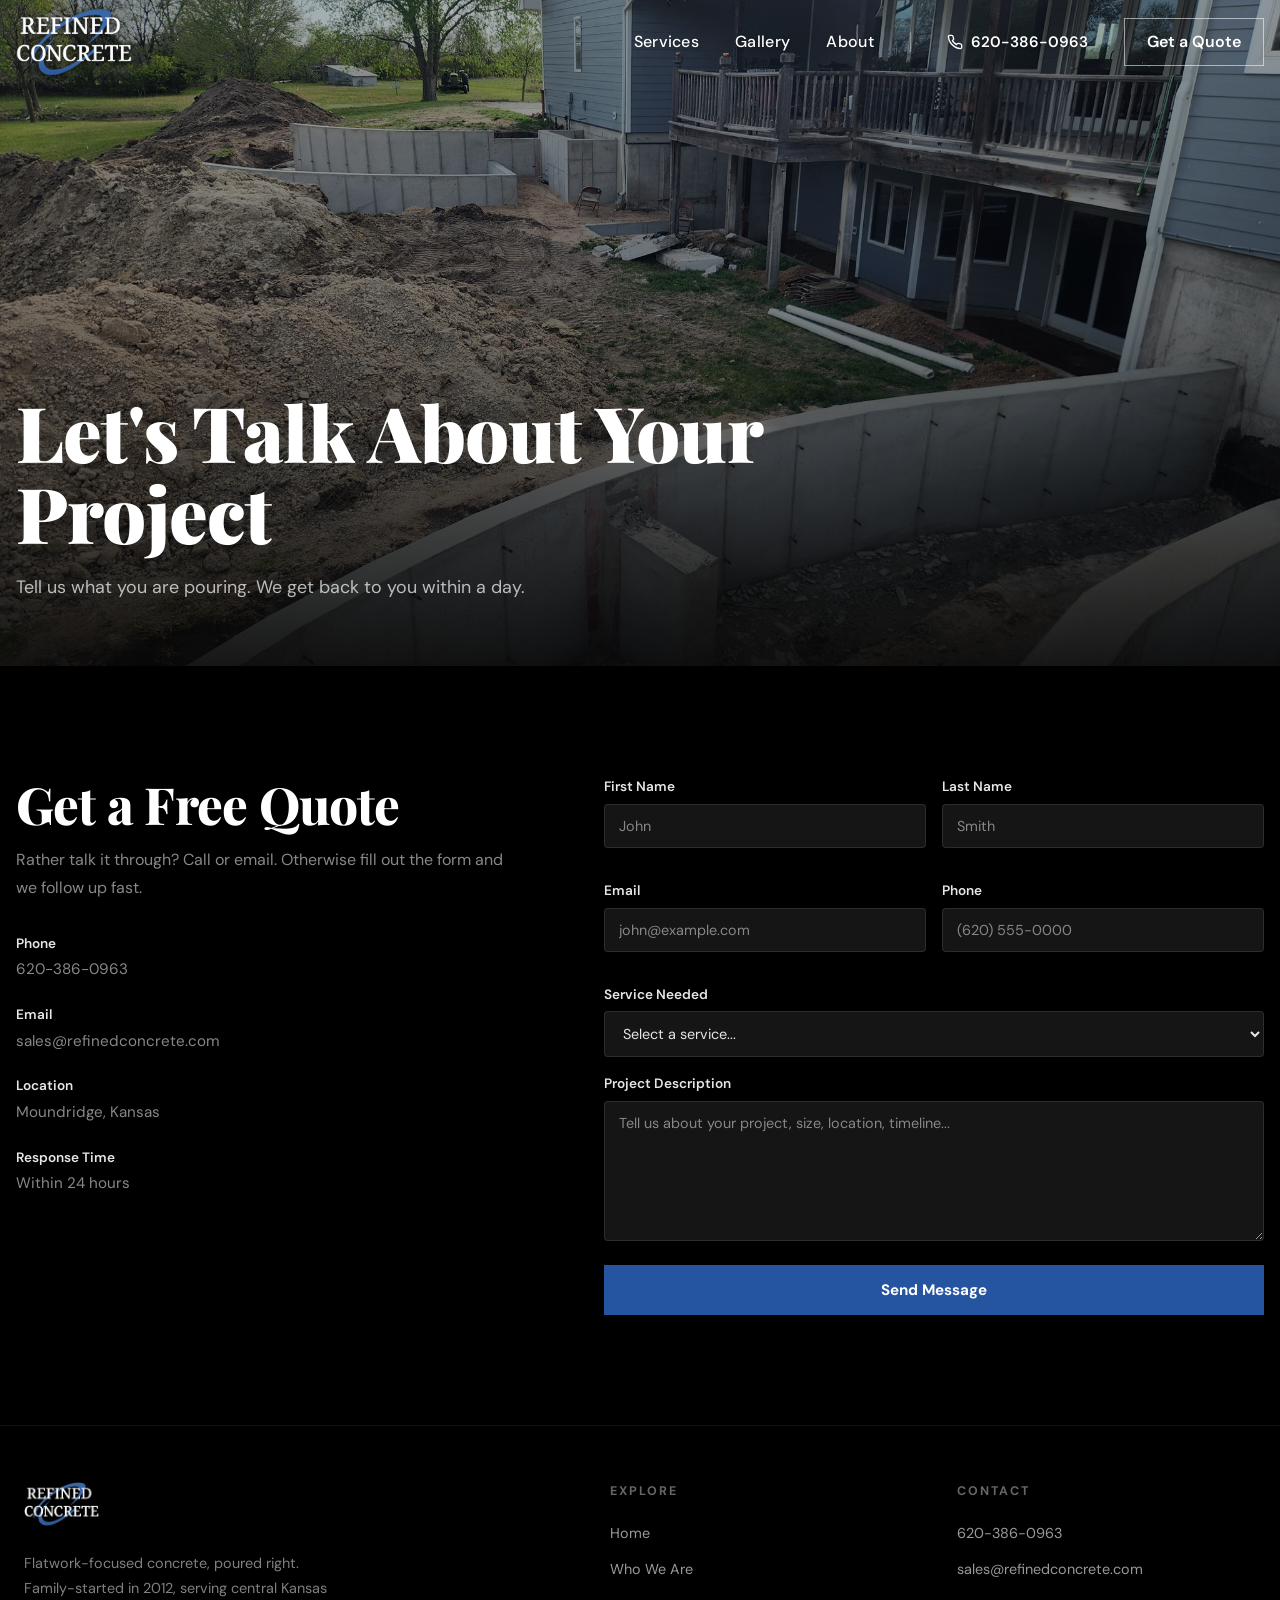
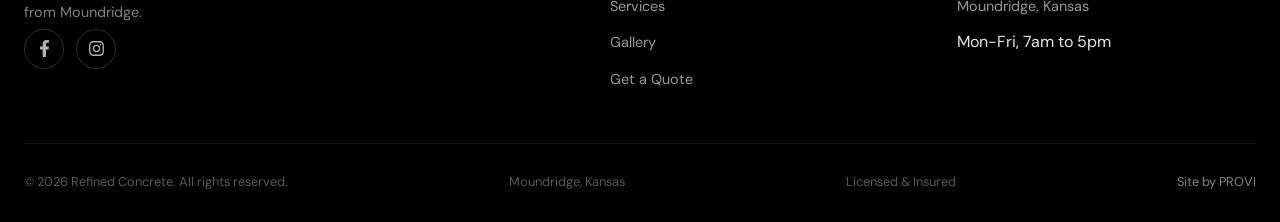
<file: mockup/quote.html>
<!DOCTYPE html>
<html lang="en">
<head>
  <meta charset="UTF-8" />
  <meta name="viewport" content="width=device-width, initial-scale=1.0" />
  <title>Request a Free Quote | Refined Concrete</title>
  <meta name="description" content="Request a free concrete quote from Refined Concrete in Moundridge, Kansas. Tell us about your project and we'll reply within a day." />
  <link rel="canonical" href="https://refinedconcretellc.com/quote.html" />
  <meta name="theme-color" content="#000000" />
  <link rel="icon" href="../assets/images/favicon.png" />
  <link rel="apple-touch-icon" href="../assets/images/favicon.png" />
  <meta property="og:type" content="website" />
  <meta property="og:site_name" content="Refined Concrete" />
  <meta property="og:title" content="Request a Free Quote" />
  <meta property="og:description" content="Tell us about your concrete project and we'll reply within a day." />
  <meta property="og:url" content="https://refinedconcretellc.com/quote.html" />
  <meta property="og:image" content="https://refinedconcretellc.com/assets/images/hero-1.jpg" />
  <meta name="twitter:card" content="summary_large_image" />
  <meta name="twitter:image" content="https://refinedconcretellc.com/assets/images/hero-1.jpg" />
  <link rel="preconnect" href="https://fonts.googleapis.com" />
  <link rel="preconnect" href="https://fonts.gstatic.com" crossorigin />
  <link href="https://fonts.googleapis.com/css2?family=Playfair+Display:wght@700;800;900&family=DM+Sans:wght@400;500;600;700&family=Montserrat:wght@500;600;700&display=swap" rel="stylesheet" />
  <link rel="stylesheet" href="../assets/css/site.css" />
  <style>
    #quote { background: var(--bg-2); }

    .contact-wrap {
      display: grid;
      grid-template-columns: 1fr 1.3fr;
      gap: 80px;
      align-items: start;
    }

    .contact-info h2 { margin-bottom: 14px; }
    .contact-info > p { color: var(--gray); margin-bottom: 32px; line-height: 1.7; }

    .contact-detail {
      display: flex;
      align-items: flex-start;
      gap: 14px;
      margin-bottom: 22px;
    }

    .contact-detail-text strong {
      display: block;
      font-size: 0.85rem;
      font-weight: 600;
      color: var(--text);
      margin-bottom: 2px;
    }

    .contact-detail-text a,
    .contact-detail-text span {
      font-size: 0.95rem;
      color: var(--gray);
      text-decoration: none;
    }

    .contact-detail-text a:hover { color: var(--blue-bright); }

    .form-row {
      display: grid;
      grid-template-columns: 1fr 1fr;
      gap: 16px;
      margin-bottom: 16px;
    }

    .form-group { margin-bottom: 16px; }

    .form-group label {
      display: block;
      font-size: 0.85rem;
      font-weight: 600;
      color: var(--text);
      margin-bottom: 6px;
    }

    .form-group input,
    .form-group textarea,
    .form-group select {
      width: 100%;
      padding: 12px 14px;
      border: 1.5px solid rgba(255,255,255,0.1);
      border-radius: var(--radius);
      font-size: 0.9rem;
      font-family: inherit;
      color: var(--text);
      background: var(--bg-4);
      transition: border-color 0.2s;
      outline: none;
    }

    .form-group input::placeholder,
    .form-group textarea::placeholder { color: var(--gray); }
    .form-group select option { background: var(--bg-4); }

    .form-group input:focus,
    .form-group textarea:focus,
    .form-group select:focus { border-color: var(--blue-light); }

    .form-group input:focus-visible,
    .form-group textarea:focus-visible,
    .form-group select:focus-visible { outline: 2px solid var(--blue-bright); outline-offset: 2px; }

    .form-group textarea { resize: vertical; min-height: 140px; }

    .form-submit {
      width: 100%;
      padding: 15px;
      background: var(--blue-light);
      color: var(--white);
      font-size: 0.95rem;
      font-weight: 700;
      border: none;
      cursor: pointer;
      transition: background 0.2s;
      font-family: inherit;
    }
    .form-submit:hover { background: #1a44c8; }
    .form-submit:focus-visible { outline: 2px solid var(--blue-bright); outline-offset: 3px; }
    .form-submit[disabled] { opacity: 0.6; cursor: not-allowed; }

    .form-status { margin-top: 16px; font-size: 0.92rem; line-height: 1.6; display: none; }
    .form-status.is-visible { display: block; }
    .form-status.is-success { color: var(--blue-bright); }
    .form-status.is-error { color: #ff8a80; }

    .form-sent {
      border: 1px solid rgba(125,184,232,0.4);
      border-radius: var(--radius);
      background: var(--bg-4);
      padding: 34px 30px;
      text-align: center;
    }
    .form-sent h3 { font-family: 'Playfair Display', serif; font-size: 1.6rem; color: var(--white); margin-bottom: 10px; }
    .form-sent p { color: var(--gray); line-height: 1.7; }

    @media (max-width: 900px) {
      .contact-wrap { grid-template-columns: 1fr; gap: 44px; }
    }
    @media (max-width: 560px) {
      .form-row { grid-template-columns: 1fr; }
    }
  </style>
</head>
<body>

  <!-- NAV -->
  <nav class="site-nav">
    <div class="nav-inner">
      <a class="nav-logo" href="index.html"><img src="../assets/images/logo-white.png" alt="Refined Concrete" /></a>
      <button class="nav-toggle" type="button" aria-label="Open menu" aria-expanded="false" aria-controls="nav-menu">
        <span></span><span></span><span></span>
      </button>
      <div class="nav-right" id="nav-menu">
        <ul class="nav-links">
          <li><a href="services.html">Services</a></li>
          <li><a href="gallery.html">Gallery</a></li>
          <li><a href="about.html">About</a></li>
        </ul>
        <div class="nav-divider"></div>
        <a href="tel:6203860963" class="nav-phone"><svg viewBox="0 0 24 24" aria-hidden="true"><path d="M22 16.92v3a2 2 0 0 1-2.18 2 19.79 19.79 0 0 1-8.63-3.07 19.5 19.5 0 0 1-6-6 19.79 19.79 0 0 1-3.07-8.67A2 2 0 0 1 4.11 2h3a2 2 0 0 1 2 1.72c.13.96.36 1.9.7 2.81a2 2 0 0 1-.45 2.11L8.09 9.91a16 16 0 0 0 6 6l1.27-1.27a2 2 0 0 1 2.11-.45c.91.34 1.85.57 2.81.7A2 2 0 0 1 22 16.92z"/></svg>620-386-0963</a>
        <a href="quote.html" class="nav-cta">Get a Quote</a>
      </div>
    </div>
    <div class="nav-backdrop"></div>
  </nav>

  <!-- PAGE HERO -->
  <header class="page-hero">
    <div class="page-hero-bg" style="background-image:url('../assets/images/hero-5.jpg')"></div>
    <div class="page-hero-inner">
      <h1>Let's Talk About Your Project</h1>
      <p>Tell us what you are pouring. We get back to you within a day.</p>
    </div>
  </header>

  <!-- QUOTE FORM -->
  <section class="section" id="quote">
    <div class="section-inner">
      <div class="contact-wrap">
        <div class="contact-info reveal">
          <h2 class="section-title">Get a Free Quote</h2>
          <p>Rather talk it through? Call or email. Otherwise fill out the form and we follow up fast.</p>
          <div class="contact-detail">
            <div class="contact-detail-text">
              <strong>Phone</strong>
              <a href="tel:6203860963">620-386-0963</a>
            </div>
          </div>
          <div class="contact-detail">
            <div class="contact-detail-text">
              <strong>Email</strong>
              <a href="mailto:sales@refinedconcrete.com">sales@refinedconcrete.com</a>
            </div>
          </div>
          <div class="contact-detail">
            <div class="contact-detail-text">
              <strong>Location</strong>
              <span>Moundridge, Kansas</span>
            </div>
          </div>
          <div class="contact-detail">
            <div class="contact-detail-text">
              <strong>Response Time</strong>
              <span>Within 24 hours</span>
            </div>
          </div>
        </div>

        <form class="contact-form reveal" id="quote-form" action="https://formspree.io/f/xaqrjyjr" method="POST">
          <input type="hidden" name="_subject" value="New quote request from refinedconcretellc.com" />
          <input type="text" name="_gotcha" tabindex="-1" autocomplete="off" aria-hidden="true" style="position:absolute;left:-9999px;" />
          <div class="form-row">
            <div class="form-group">
              <label for="fname">First Name</label>
              <input type="text" id="fname" name="First Name" placeholder="John" required />
            </div>
            <div class="form-group">
              <label for="lname">Last Name</label>
              <input type="text" id="lname" name="Last Name" placeholder="Smith" required />
            </div>
          </div>
          <div class="form-row">
            <div class="form-group">
              <label for="email">Email</label>
              <input type="email" id="email" name="email" inputmode="email" autocomplete="email" placeholder="john@example.com" required />
            </div>
            <div class="form-group">
              <label for="phone">Phone</label>
              <input type="tel" id="phone" name="Phone" inputmode="tel" autocomplete="tel" placeholder="(620) 555-0000" />
            </div>
          </div>
          <div class="form-group">
            <label for="service">Service Needed</label>
            <select id="service" name="Service Needed">
              <option value="">Select a service...</option>
              <option>Concrete Construction</option>
              <option>Flatwork</option>
              <option>Retaining Walls</option>
              <option>Place &amp; Finish</option>
              <option>Laser Screeding</option>
              <option>Other / Not Sure</option>
            </select>
          </div>
          <div class="form-group">
            <label for="message">Project Description</label>
            <textarea id="message" name="message" placeholder="Tell us about your project, size, location, timeline..."></textarea>
          </div>
          <button type="submit" class="form-submit" id="quote-submit">Send Message</button>
          <p class="form-status" id="form-status" role="status" aria-live="polite"></p>
        </form>
      </div>
    </div>
  </section>

  <!-- MOBILE STICKY CTA -->
  <div class="mobile-cta" aria-label="Quick contact">
    <a href="tel:6203860963" class="mc-call"><svg viewBox="0 0 24 24" aria-hidden="true"><path d="M22 16.92v3a2 2 0 0 1-2.18 2 19.79 19.79 0 0 1-8.63-3.07 19.5 19.5 0 0 1-6-6 19.79 19.79 0 0 1-3.07-8.67A2 2 0 0 1 4.11 2h3a2 2 0 0 1 2 1.72c.13.96.36 1.9.7 2.81a2 2 0 0 1-.45 2.11L8.09 9.91a16 16 0 0 0 6 6l1.27-1.27a2 2 0 0 1 2.11-.45c.91.34 1.85.57 2.81.7A2 2 0 0 1 22 16.92z"/></svg>Call</a>
    <a href="quote.html" class="mc-quote">Get a Quote</a>
  </div>

  <!-- FOOTER -->
  <footer class="site-footer">
    <div class="footer-inner">
      <div class="footer-top">
        <div class="footer-brand">
          <a class="footer-logo" href="index.html"><img src="../assets/images/logo-white.png" alt="Refined Concrete" /></a>
          <p>Flatwork-focused concrete, poured right. Family-started in 2012, serving central Kansas from Moundridge.</p>
          <div class="footer-social">
            <a href="https://www.facebook.com/profile.php?id=61590674871398" target="_blank" rel="noopener" aria-label="Refined Concrete on Facebook"><svg viewBox="0 0 320 512" aria-hidden="true"><path d="M279.14 288l14.22-92.66h-88.91v-60.13c0-25.35 12.42-50.06 52.24-50.06h40.42V6.26S260.43 0 225.36 0c-73.22 0-121.08 44.38-121.08 124.72v70.62H22.89V288h81.39v224h100.17V288z"/></svg></a>
            <a href="https://www.instagram.com/refined_concrete_llc/" target="_blank" rel="noopener" aria-label="Refined Concrete on Instagram"><svg viewBox="0 0 448 512" aria-hidden="true"><path d="M224.1 141c-63.6 0-114.9 51.3-114.9 114.9s51.3 114.9 114.9 114.9S339 319.5 339 255.9 287.7 141 224.1 141zm0 189.6c-41.1 0-74.7-33.5-74.7-74.7s33.5-74.7 74.7-74.7 74.7 33.5 74.7 74.7-33.6 74.7-74.7 74.7zm146.4-194.3c0 14.9-12 26.8-26.8 26.8-14.9 0-26.8-12-26.8-26.8s12-26.8 26.8-26.8 26.8 12 26.8 26.8zm76.1 27.2c-1.7-35.9-9.9-67.7-36.2-93.9-26.2-26.2-58-34.4-93.9-36.2-37-2.1-147.9-2.1-184.9 0-35.8 1.7-67.6 9.9-93.9 36.1s-34.4 58-36.2 93.9c-2.1 37-2.1 147.9 0 184.9 1.7 35.9 9.9 67.7 36.2 93.9s58 34.4 93.9 36.2c37 2.1 147.9 2.1 184.9 0 35.9-1.7 67.7-9.9 93.9-36.2 26.2-26.2 34.4-58 36.2-93.9 2.1-37 2.1-147.8 0-184.8zM398.8 388c-7.8 19.6-22.9 34.7-42.6 42.6-29.5 11.7-99.5 9-132.1 9s-102.7 2.6-132.1-9c-19.6-7.8-34.7-22.9-42.6-42.6-11.7-29.5-9-99.5-9-132.1s-2.6-102.7 9-132.1c7.8-19.6 22.9-34.7 42.6-42.6 29.5-11.7 99.5-9 132.1-9s102.7-2.6 132.1 9c19.6 7.8 34.7 22.9 42.6 42.6 11.7 29.5 9 99.5 9 132.1s2.7 102.7-9 132.1z"/></svg></a>
          </div>
        </div>
        <div class="footer-col">
          <h4>Explore</h4>
          <ul>
            <li><a href="index.html">Home</a></li>
            <li><a href="about.html">Who We Are</a></li>
            <li><a href="services.html">Services</a></li>
            <li><a href="gallery.html">Gallery</a></li>
            <li><a href="quote.html">Get a Quote</a></li>
          </ul>
        </div>
        <div class="footer-col">
          <h4>Contact</h4>
          <ul>
            <li><a href="tel:6203860963">620-386-0963</a></li>
            <li><a href="mailto:sales@refinedconcrete.com">sales@refinedconcrete.com</a></li>
            <li><a href="#">Moundridge, Kansas</a></li>
            <li>Mon-Fri, 7am to 5pm</li>
          </ul>
        </div>
      </div>
      <div class="footer-bottom">
        <span>&copy; 2026 Refined Concrete. All rights reserved.</span>
        <span>Moundridge, Kansas</span>
        <span>Licensed &amp; Insured</span>
        <span><a class="footer-credit" href="https://provisites.com/">Site by PROVI</a></span>
      </div>
    </div>
  </footer>

  <script src="../assets/js/site.js"></script>
  <script>
    (function () {
      var form = document.getElementById('quote-form');
      if (!form || !window.fetch) return;
      var btn = document.getElementById('quote-submit');
      var status = document.getElementById('form-status');

      var setStatus = function (msg, kind) {
        status.textContent = msg;
        status.className = 'form-status is-visible ' + (kind === 'error' ? 'is-error' : 'is-success');
      };

      form.addEventListener('submit', function (e) {
        e.preventDefault();
        btn.disabled = true;
        btn.textContent = 'Sending...';
        setStatus('', 'success');
        status.className = 'form-status';

        fetch(form.action, {
          method: 'POST',
          body: new FormData(form),
          headers: { Accept: 'application/json' }
        }).then(function (res) {
          return res.json().catch(function () { return {}; }).then(function (data) {
            if (res.ok) {
              var sent = document.createElement('div');
              sent.className = 'form-sent';
              sent.innerHTML = '<h3>Thanks, we got it.</h3><p>We will get back to you within a day. Need us sooner? Call <a href="tel:6203860963" style="color:var(--blue-bright);">620-386-0963</a>.</p>';
              form.replaceWith(sent);
              sent.scrollIntoView({ block: 'center', behavior: 'smooth' });
              return;
            }
            var msg = (data.errors && data.errors.map(function (x) { return x.message; }).join(', ')) ||
              'Something went wrong. Please call 620-386-0963 or email sales@refinedconcrete.com.';
            setStatus(msg, 'error');
            btn.disabled = false;
            btn.textContent = 'Send Message';
          });
        }).catch(function () {
          setStatus('Network error. Please call 620-386-0963 or email sales@refinedconcrete.com.', 'error');
          btn.disabled = false;
          btn.textContent = 'Send Message';
        });
      });
    })();
  </script>
</body>
</html>
</file>
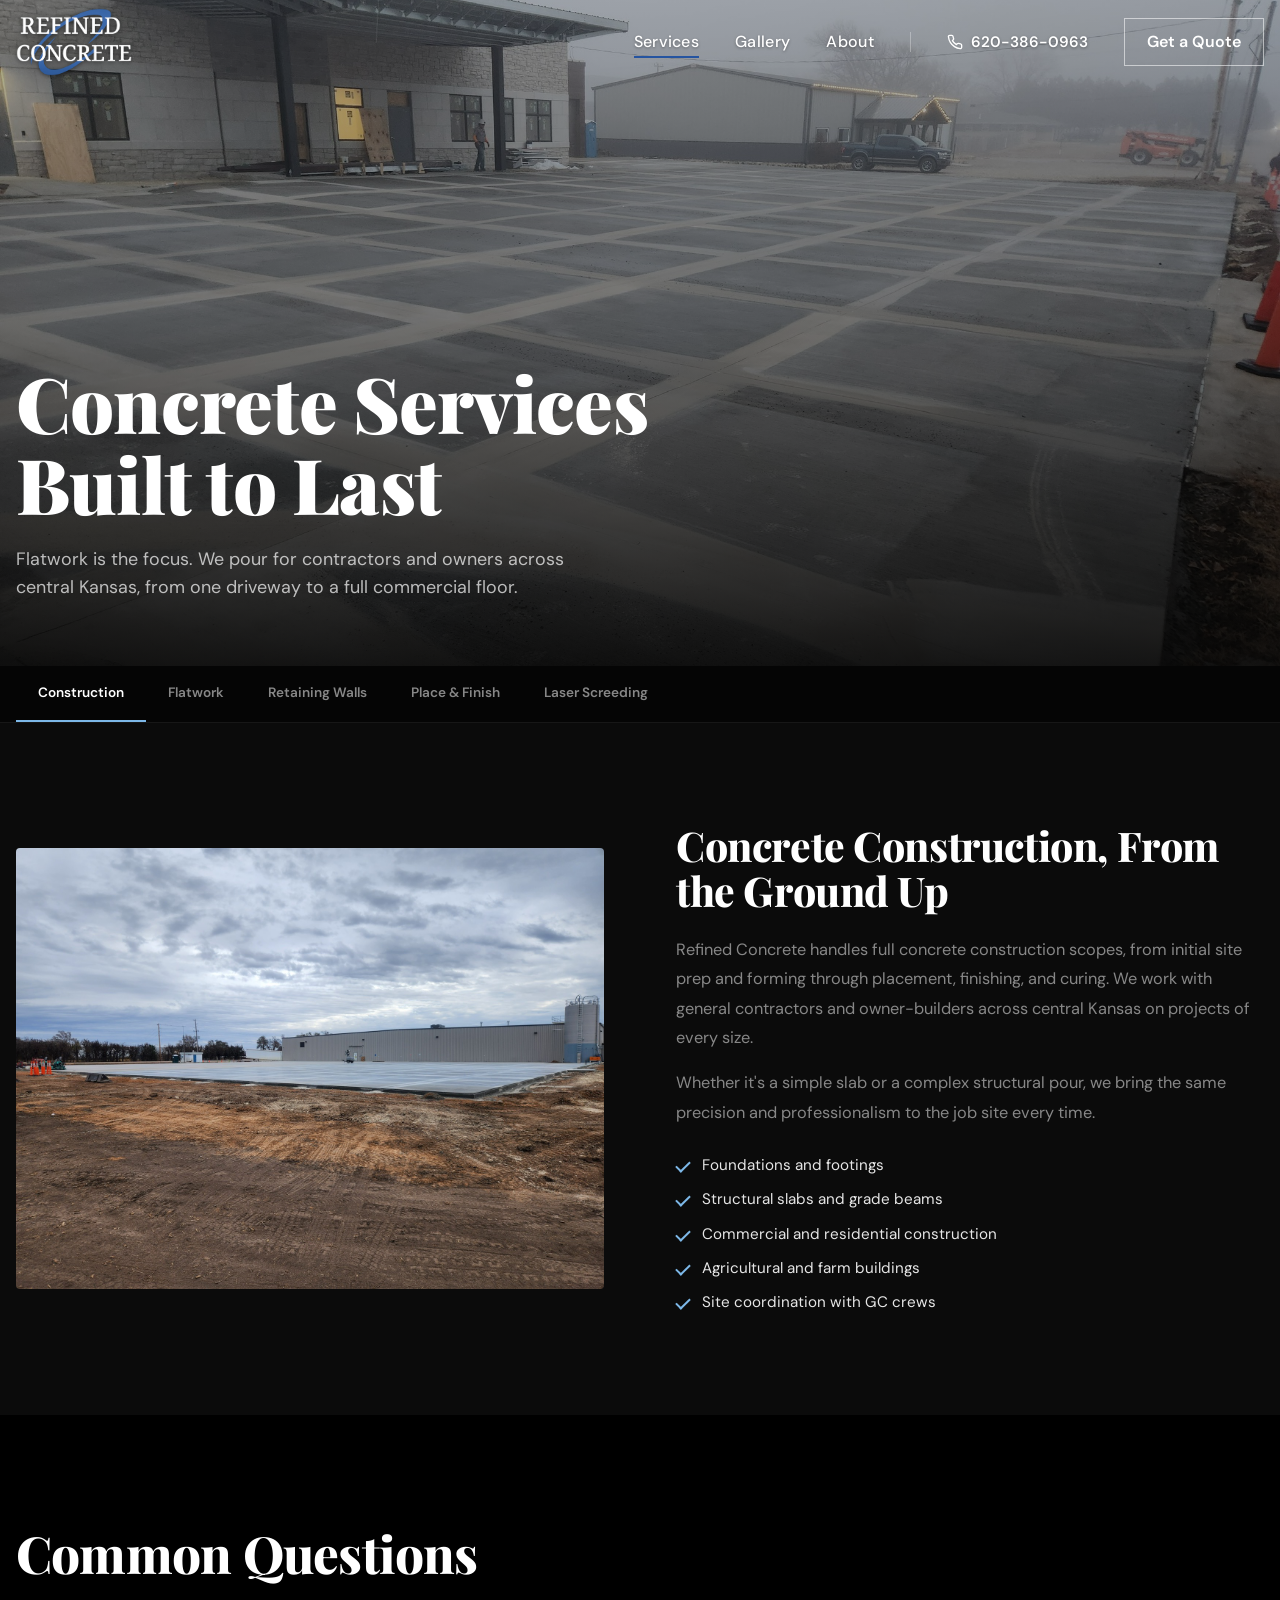
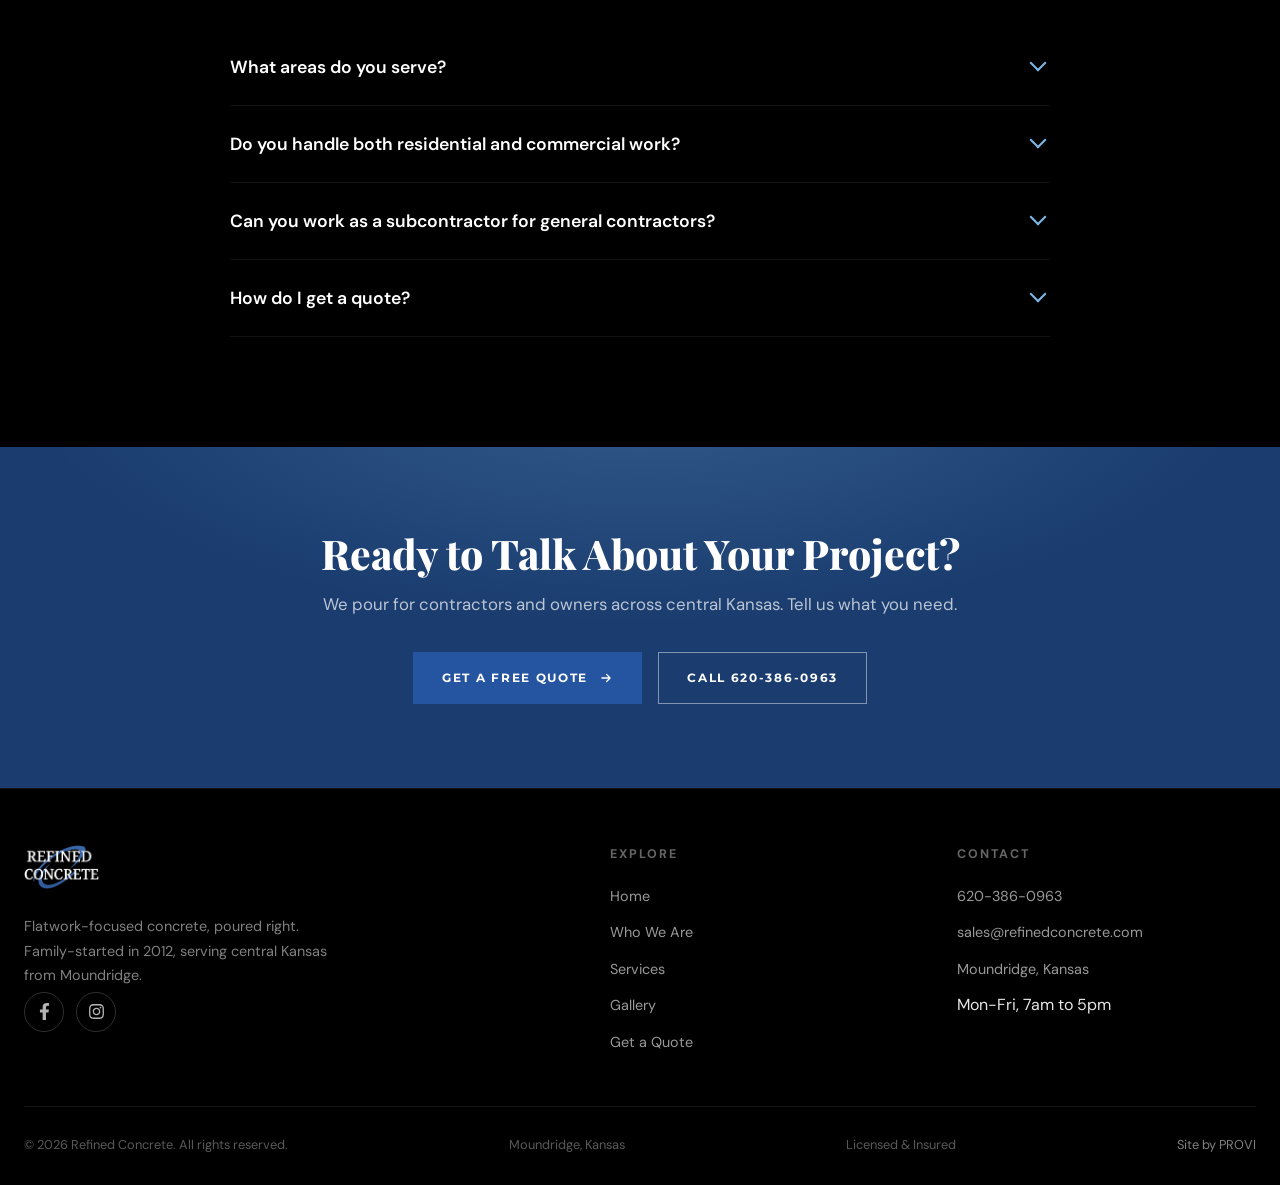
<file: mockup/services.html>
<!DOCTYPE html>
<html lang="en">
<head>
  <meta charset="UTF-8" />
  <meta name="viewport" content="width=device-width, initial-scale=1.0" />
  <title>Concrete Services | Flatwork &amp; More | Refined Concrete</title>
  <meta name="description" content="Concrete services across Kansas: concrete construction, flatwork, retaining walls, place &amp; finish, and laser screeding for residential, commercial, and agricultural projects. Get a free quote." />
  <link rel="canonical" href="https://refinedconcretellc.com/services.html" />
  <meta name="theme-color" content="#000000" />
  <link rel="icon" href="../assets/images/favicon.png" />
  <link rel="apple-touch-icon" href="../assets/images/favicon.png" />
  <meta property="og:type" content="website" />
  <meta property="og:site_name" content="Refined Concrete" />
  <meta property="og:title" content="Concrete Services Built to Last" />
  <meta property="og:description" content="Concrete construction, flatwork, retaining walls, place &amp; finish, and laser screeding across Kansas." />
  <meta property="og:url" content="https://refinedconcretellc.com/services.html" />
  <meta property="og:image" content="https://refinedconcretellc.com/assets/images/hero-3.jpg" />
  <meta name="twitter:card" content="summary_large_image" />
  <meta name="twitter:image" content="https://refinedconcretellc.com/assets/images/hero-3.jpg" />
  <link rel="preconnect" href="https://fonts.googleapis.com" />
  <link rel="preconnect" href="https://fonts.gstatic.com" crossorigin />
  <link href="https://fonts.googleapis.com/css2?family=Playfair+Display:wght@700;800;900&family=DM+Sans:wght@400;500;600;700&family=Montserrat:wght@500;600;700&display=swap" rel="stylesheet" />
  <link rel="stylesheet" href="../assets/css/site.css" />
  <style>
    /* ── SERVICE SUB-NAV ── */
    .service-subnav {
      position: sticky;
      top: 64px;
      z-index: 90;
      background: rgba(6,6,6,0.92);
      backdrop-filter: blur(12px);
      -webkit-backdrop-filter: blur(12px);
      border-bottom: 1px solid var(--border);
      overflow-x: auto;
    }
    .service-subnav-inner {
      max-width: var(--max-w);
      margin: 0 auto;
      padding: 0 16px;
      display: flex;
    }
    .service-subnav a {
      font-size: 0.85rem;
      font-weight: 600;
      color: var(--gray);
      text-decoration: none;
      padding: 16px 22px;
      white-space: nowrap;
      border-bottom: 2px solid transparent;
      transition: color 0.2s, border-color 0.2s;
    }
    .service-subnav a:hover { color: var(--text); }
    .service-subnav a.active { color: var(--white); border-bottom-color: var(--blue-bright); }

    /* ── SERVICE SECTIONS ── */
    .service-section { padding: 100px 16px; }
    .service-section:nth-child(odd) { background: var(--bg-2); }
    .service-section:nth-child(even) { background: var(--bg-3); }

    .service-inner {
      max-width: var(--max-w);
      margin: 0 auto;
      display: grid;
      grid-template-columns: 1fr 1fr;
      gap: 72px;
      align-items: center;
    }
    .service-section:nth-child(even) .service-media { order: -1; }


    .service-copy h2 {
      font-family: 'Playfair Display', serif;
      font-size: clamp(1.9rem, 3.2vw, 2.8rem);
      font-weight: 800;
      color: var(--white);
      line-height: 1.1;
      letter-spacing: -0.01em;
      margin-bottom: 22px;
    }
    .service-copy p { font-size: 1.02rem; color: var(--gray); line-height: 1.8; margin-bottom: 16px; }
    .service-copy p:last-of-type { margin-bottom: 0; }

    .service-bullets { list-style: none; margin-top: 26px; display: grid; gap: 10px; }
    .service-bullets li { position: relative; padding-left: 26px; font-size: 0.95rem; color: var(--text); }
    .service-bullets li::before {
      content: '';
      position: absolute;
      left: 0; top: 8px;
      width: 14px; height: 8px;
      border-left: 2px solid var(--blue-bright);
      border-bottom: 2px solid var(--blue-bright);
      transform: rotate(-45deg);
    }

    .service-media { position: relative; aspect-ratio: 4/3; overflow: hidden; border-radius: var(--radius); }
    .service-media img { width: 100%; height: 100%; object-fit: cover; display: block; transition: transform 0.6s cubic-bezier(0.2,0.7,0.2,1); }
    .service-media:hover img { transform: scale(1.05); }

    /* ── CAPABILITIES ── */
    #capabilities { background: var(--bg-1); }
    .cap-grid { display: grid; grid-template-columns: repeat(3, 1fr); gap: 20px; margin-top: 52px; }
    .cap-item {
      border: 1px solid var(--border);
      border-radius: var(--radius);
      padding: 28px 26px;
      background: var(--bg-4);
    }
    .cap-item .cap-icon { color: var(--blue-bright); margin-bottom: 16px; }
    .cap-item .cap-icon svg { width: 26px; height: 26px; stroke: currentColor; fill: none; stroke-width: 1.7; stroke-linecap: round; stroke-linejoin: round; }
    .cap-item h3 { font-size: 1.1rem; color: var(--white); margin-bottom: 8px; }
    .cap-item p { font-size: 0.9rem; color: var(--gray); line-height: 1.65; }

    /* ── FAQ ── */
    #faq { background: var(--bg-2); }
    .faq-list { max-width: 820px; margin: 48px auto 0; }
    .faq-item { border-bottom: 1px solid var(--border); }
    .faq-item summary {
      list-style: none;
      cursor: pointer;
      padding: 24px 44px 24px 0;
      position: relative;
      font-size: 1.1rem;
      font-weight: 600;
      color: var(--white);
    }
    .faq-item summary::-webkit-details-marker { display: none; }
    .faq-item summary::after {
      content: '';
      position: absolute;
      right: 6px; top: 28px;
      width: 12px; height: 12px;
      border-right: 2px solid var(--blue-bright);
      border-bottom: 2px solid var(--blue-bright);
      transform: rotate(45deg);
      transition: transform 0.25s ease;
    }
    .faq-item[open] summary::after { transform: rotate(-135deg); }
    .faq-item p { padding: 0 44px 26px 0; color: var(--gray); font-size: 0.98rem; line-height: 1.75; }
    .faq-item summary:focus-visible { outline: 2px solid var(--blue-bright); outline-offset: 3px; }

    @media (max-width: 1024px) {
      .service-inner { grid-template-columns: 1fr; gap: 36px; }
      .service-section:nth-child(even) .service-media { order: 0; }
      .service-media { aspect-ratio: 16/10; }
      .cap-grid { grid-template-columns: 1fr 1fr; }
    }
    @media (max-width: 600px) {
      .cap-grid { grid-template-columns: 1fr; }
      .service-section { padding: 72px 16px; }
    }
  </style>
</head>
<body>

  <!-- NAV -->
  <nav class="site-nav">
    <div class="nav-inner">
      <a class="nav-logo" href="index.html"><img src="../assets/images/logo-white.png" alt="Refined Concrete" /></a>
      <button class="nav-toggle" type="button" aria-label="Open menu" aria-expanded="false" aria-controls="nav-menu">
        <span></span><span></span><span></span>
      </button>
      <div class="nav-right" id="nav-menu">
        <ul class="nav-links">
          <li><a href="services.html" class="active">Services</a></li>
          <li><a href="gallery.html">Gallery</a></li>
          <li><a href="about.html">About</a></li>
        </ul>
        <div class="nav-divider"></div>
        <a href="tel:6203860963" class="nav-phone"><svg viewBox="0 0 24 24" aria-hidden="true"><path d="M22 16.92v3a2 2 0 0 1-2.18 2 19.79 19.79 0 0 1-8.63-3.07 19.5 19.5 0 0 1-6-6 19.79 19.79 0 0 1-3.07-8.67A2 2 0 0 1 4.11 2h3a2 2 0 0 1 2 1.72c.13.96.36 1.9.7 2.81a2 2 0 0 1-.45 2.11L8.09 9.91a16 16 0 0 0 6 6l1.27-1.27a2 2 0 0 1 2.11-.45c.91.34 1.85.57 2.81.7A2 2 0 0 1 22 16.92z"/></svg>620-386-0963</a>
        <a href="quote.html" class="nav-cta">Get a Quote</a>
      </div>
    </div>
    <div class="nav-backdrop"></div>
  </nav>

  <!-- PAGE HERO -->
  <header class="page-hero">
    <div class="page-hero-bg" style="background-image:url('../assets/images/hero-3.jpg')"></div>
    <div class="page-hero-inner">
      <h1>Concrete Services Built to Last</h1>
      <p>Flatwork is the focus. We pour for contractors and owners across central Kansas, from one driveway to a full commercial floor.</p>
    </div>
  </header>

  <!-- SERVICE SUB-NAV -->
  <nav class="service-subnav" aria-label="Services">
    <div class="service-subnav-inner">
      <a href="#concrete-construction">Construction</a>
      <a href="#flatwork">Flatwork</a>
      <a href="#retaining-walls">Retaining Walls</a>
      <a href="#place-finish">Place &amp; Finish</a>
      <a href="#laser-screeding">Laser Screeding</a>
    </div>
  </nav>

  <!-- CONCRETE CONSTRUCTION -->
  <section class="service-section" id="concrete-construction">
    <div class="service-inner">
      <div class="service-copy reveal">
        <h2>Concrete Construction, From the Ground Up</h2>
        <p>Refined Concrete handles full concrete construction scopes, from initial site prep and forming through placement, finishing, and curing. We work with general contractors and owner-builders across central Kansas on projects of every size.</p>
        <p>Whether it's a simple slab or a complex structural pour, we bring the same precision and professionalism to the job site every time.</p>
        <ul class="service-bullets">
          <li>Foundations and footings</li>
          <li>Structural slabs and grade beams</li>
          <li>Commercial and residential construction</li>
          <li>Agricultural and farm buildings</li>
          <li>Site coordination with GC crews</li>
        </ul>
      </div>
      <div class="service-media reveal">
        <img loading="lazy" decoding="async" src="../assets/images/concrete-construction.jpg" alt="Large finished concrete slab beside a commercial building" />
      </div>
    </div>
  </section>

  <!-- FLATWORK -->
  <section class="service-section" id="flatwork">
    <div class="service-inner">
      <div class="service-copy reveal">
        <h2>Flatwork, Smooth and Built to Last</h2>
        <p>Flatwork is our bread and butter. We've poured hundreds of driveways, parking lots, sidewalks, patios, and warehouse floors across central Kansas, and every one is placed with the same attention to grade, slope, and finish quality.</p>
        <p>We use laser-controlled screeding equipment on larger flatwork pours to ensure tight tolerances and a consistently flat surface.</p>
        <ul class="service-bullets">
          <li>Residential driveways and patios</li>
          <li>Commercial parking lots</li>
          <li>Warehouse and shop floors</li>
          <li>Barn, shop, and farm building floors</li>
          <li>Sidewalks and walkways</li>
        </ul>
      </div>
      <div class="service-media reveal">
        <img loading="lazy" decoding="async" src="../assets/images/flatwork.jpg" alt="Freshly poured and finished concrete flatwork slab" />
      </div>
    </div>
  </section>

  <!-- RETAINING WALLS -->
  <section class="service-section" id="retaining-walls">
    <div class="service-inner">
      <div class="service-copy reveal">
        <h2>Retaining Walls, Engineered to Hold</h2>
        <p>Concrete retaining walls require precise forming, proper reinforcement, and careful backfill sequencing. We've built walls for residential grade changes, commercial site development, and agricultural applications across the region.</p>
        <p>Every wall we form is designed to handle the lateral load it's up against, no guesswork, no shortcuts.</p>
        <ul class="service-bullets">
          <li>Residential yard and landscape walls</li>
          <li>Commercial site grade changes</li>
          <li>Agricultural and industrial applications</li>
          <li>Drainage and erosion control</li>
        </ul>
      </div>
      <div class="service-media reveal">
        <img loading="lazy" decoding="async" src="../assets/images/gallery-3.jpg" alt="Concrete retaining wall construction" />
      </div>
    </div>
  </section>

  <!-- PLACE & FINISH -->
  <section class="service-section" id="place-finish">
    <div class="service-inner">
      <div class="service-copy reveal">
        <h2>Place &amp; Finish, Every Pour Done Right</h2>
        <p>Placement and finishing is where experience matters most. The window between a pourable mix and a finished surface is narrow, and the decisions made in that window determine how the slab looks and performs for decades.</p>
        <p>Our crew is fast, communicates well with ready-mix drivers, and knows how to read concrete. We don't overwork slabs, and we don't rush finishes.</p>
        <ul class="service-bullets">
          <li>Residential, commercial, and agricultural pours</li>
          <li>Broom and trowel finishes</li>
          <li>Large-volume placement coordination</li>
          <li>Interior and exterior applications</li>
        </ul>
      </div>
      <div class="service-media reveal">
        <img loading="lazy" decoding="async" src="../assets/images/place-finish.jpg" alt="Finished concrete pad on a commercial site" />
      </div>
    </div>
  </section>

  <!-- LASER SCREEDING -->
  <section class="service-section" id="laser-screeding">
    <div class="service-inner">
      <div class="service-copy reveal">
        <h2>Laser Screeding, Precision at Scale</h2>
        <p>For large floor slabs where flatness tolerances matter, warehouse distribution centers, manufacturing facilities, cold storage, laser screeding is the standard. We run laser-guided screed equipment that delivers consistent elevation control across the full pour.</p>
        <p>This equipment allows us to place and screed significantly more concrete per day compared to traditional methods, keeping large pours on schedule.</p>
        <ul class="service-bullets">
          <li>Warehouse and distribution center floors</li>
          <li>Manufacturing and industrial facilities</li>
          <li>Cold storage and food processing</li>
          <li>Large agricultural and equipment buildings</li>
          <li>High-tolerance FF/FL floor specifications</li>
          <li>Large-volume single-day pours</li>
        </ul>
      </div>
      <div class="service-media reveal">
        <img loading="lazy" decoding="async" src="../assets/images/laser-screeding.jpg" alt="Concrete pump and ready-mix truck placing a large screeded floor" />
      </div>
    </div>
  </section>

  <!-- FAQ -->
  <section class="section" id="faq">
    <div class="section-inner">
      <div class="values-head reveal" style="max-width:620px;">
        <h2 class="section-title">Common Questions</h2>
      </div>
      <div class="faq-list">
        <details class="faq-item reveal">
          <summary>What areas do you serve?</summary>
          <p>We work out of Moundridge and pour across central Kansas: McPherson, Hutchinson, Newton, Wichita, Salina, and the towns around them. Not sure you are in range? Call and ask.</p>
        </details>
        <details class="faq-item reveal">
          <summary>Do you handle both residential and commercial work?</summary>
          <p>Yes. We pour residential driveways and patios, and commercial parking lots and warehouse floors. Same standard either way.</p>
        </details>
        <details class="faq-item reveal">
          <summary>Can you work as a subcontractor for general contractors?</summary>
          <p>Yes. A lot of our work is for GCs. We fit your schedule and crews, and most of our contractors call us back.</p>
        </details>
        <details class="faq-item reveal">
          <summary>How do I get a quote?</summary>
          <p>Send your plans or a few details through the <a href="quote.html" style="color:var(--blue-bright);">quote form</a>, or call <a href="tel:6203860963" style="color:var(--blue-bright);">620-386-0963</a>. We answer within a day.</p>
        </details>
      </div>
    </div>
  </section>

  <!-- CTA STRIP -->
  <section class="cta-strip">
    <div class="cta-strip-inner">
      <h2>Ready to Talk About Your Project?</h2>
      <p>We pour for contractors and owners across central Kansas. Tell us what you need.</p>
      <div class="cta-actions">
        <a href="quote.html" class="btn-primary">Get a Free Quote</a>
        <a href="tel:6203860963" class="btn-outline-white">Call 620-386-0963</a>
      </div>
    </div>
  </section>

  <!-- MOBILE STICKY CTA -->
  <div class="mobile-cta" aria-label="Quick contact">
    <a href="tel:6203860963" class="mc-call"><svg viewBox="0 0 24 24" aria-hidden="true"><path d="M22 16.92v3a2 2 0 0 1-2.18 2 19.79 19.79 0 0 1-8.63-3.07 19.5 19.5 0 0 1-6-6 19.79 19.79 0 0 1-3.07-8.67A2 2 0 0 1 4.11 2h3a2 2 0 0 1 2 1.72c.13.96.36 1.9.7 2.81a2 2 0 0 1-.45 2.11L8.09 9.91a16 16 0 0 0 6 6l1.27-1.27a2 2 0 0 1 2.11-.45c.91.34 1.85.57 2.81.7A2 2 0 0 1 22 16.92z"/></svg>Call</a>
    <a href="quote.html" class="mc-quote">Get a Quote</a>
  </div>

  <!-- FOOTER -->
  <footer class="site-footer">
    <div class="footer-inner">
      <div class="footer-top">
        <div class="footer-brand">
          <a class="footer-logo" href="index.html"><img src="../assets/images/logo-white.png" alt="Refined Concrete" /></a>
          <p>Flatwork-focused concrete, poured right. Family-started in 2012, serving central Kansas from Moundridge.</p>
          <div class="footer-social">
            <a href="https://www.facebook.com/profile.php?id=61590674871398" target="_blank" rel="noopener" aria-label="Refined Concrete on Facebook"><svg viewBox="0 0 320 512" aria-hidden="true"><path d="M279.14 288l14.22-92.66h-88.91v-60.13c0-25.35 12.42-50.06 52.24-50.06h40.42V6.26S260.43 0 225.36 0c-73.22 0-121.08 44.38-121.08 124.72v70.62H22.89V288h81.39v224h100.17V288z"/></svg></a>
            <a href="https://www.instagram.com/refined_concrete_llc/" target="_blank" rel="noopener" aria-label="Refined Concrete on Instagram"><svg viewBox="0 0 448 512" aria-hidden="true"><path d="M224.1 141c-63.6 0-114.9 51.3-114.9 114.9s51.3 114.9 114.9 114.9S339 319.5 339 255.9 287.7 141 224.1 141zm0 189.6c-41.1 0-74.7-33.5-74.7-74.7s33.5-74.7 74.7-74.7 74.7 33.5 74.7 74.7-33.6 74.7-74.7 74.7zm146.4-194.3c0 14.9-12 26.8-26.8 26.8-14.9 0-26.8-12-26.8-26.8s12-26.8 26.8-26.8 26.8 12 26.8 26.8zm76.1 27.2c-1.7-35.9-9.9-67.7-36.2-93.9-26.2-26.2-58-34.4-93.9-36.2-37-2.1-147.9-2.1-184.9 0-35.8 1.7-67.6 9.9-93.9 36.1s-34.4 58-36.2 93.9c-2.1 37-2.1 147.9 0 184.9 1.7 35.9 9.9 67.7 36.2 93.9s58 34.4 93.9 36.2c37 2.1 147.9 2.1 184.9 0 35.9-1.7 67.7-9.9 93.9-36.2 26.2-26.2 34.4-58 36.2-93.9 2.1-37 2.1-147.8 0-184.8zM398.8 388c-7.8 19.6-22.9 34.7-42.6 42.6-29.5 11.7-99.5 9-132.1 9s-102.7 2.6-132.1-9c-19.6-7.8-34.7-22.9-42.6-42.6-11.7-29.5-9-99.5-9-132.1s-2.6-102.7 9-132.1c7.8-19.6 22.9-34.7 42.6-42.6 29.5-11.7 99.5-9 132.1-9s102.7-2.6 132.1 9c19.6 7.8 34.7 22.9 42.6 42.6 11.7 29.5 9 99.5 9 132.1s2.7 102.7-9 132.1z"/></svg></a>
          </div>
        </div>
        <div class="footer-col">
          <h4>Explore</h4>
          <ul>
            <li><a href="index.html">Home</a></li>
            <li><a href="about.html">Who We Are</a></li>
            <li><a href="services.html">Services</a></li>
            <li><a href="gallery.html">Gallery</a></li>
            <li><a href="quote.html">Get a Quote</a></li>
          </ul>
        </div>
        <div class="footer-col">
          <h4>Contact</h4>
          <ul>
            <li><a href="tel:6203860963">620-386-0963</a></li>
            <li><a href="mailto:sales@refinedconcrete.com">sales@refinedconcrete.com</a></li>
            <li><a href="#">Moundridge, Kansas</a></li>
            <li>Mon-Fri, 7am to 5pm</li>
          </ul>
        </div>
      </div>
      <div class="footer-bottom">
        <span>&copy; 2026 Refined Concrete. All rights reserved.</span>
        <span>Moundridge, Kansas</span>
        <span>Licensed &amp; Insured</span>
        <span><a class="footer-credit" href="https://provisites.com/">Site by PROVI</a></span>
      </div>
    </div>
  </footer>

  <script src="../assets/js/site.js"></script>
  <script>
    (function () {
      var links = [].slice.call(document.querySelectorAll('.service-subnav a'));
      var sections = [].slice.call(document.querySelectorAll('.service-section'));
      if (!sections.length) return;
      var ids = sections.map(function (s) { return s.id; });

      function show(hash) {
        var id = (hash || '').replace('#', '');
        if (ids.indexOf(id) === -1) id = ids[0];
        sections.forEach(function (s) { s.style.display = s.id === id ? '' : 'none'; });
        links.forEach(function (a) { a.classList.toggle('active', a.getAttribute('href') === '#' + id); });
        return id;
      }

      show(location.hash);

      links.forEach(function (a) {
        a.addEventListener('click', function (e) {
          e.preventDefault();
          var hash = a.getAttribute('href');
          if (history.replaceState) history.replaceState(null, '', hash);
          else location.hash = hash;
          show(hash);
          window.scrollTo({ top: 0, behavior: 'smooth' });
        });
      });

      window.addEventListener('hashchange', function () { show(location.hash); });
    })();
  </script>

</body>
</html>
</file>
<file: assets/css/site.css>
/* ============================================================
   Refined Concrete — shared site styles
   Single source of truth for tokens, nav, footer, buttons.
   Page-specific styles live in each page's <style> block.
   ============================================================ */

*, *::before, *::after { box-sizing: border-box; margin: 0; padding: 0; }

:root {
  --blue: #1A3C6E;
  --blue-light: #2554A0;
  --blue-bright: #7DB8E8;
  --black: #000000;
  --bg-1: #000000;
  --bg-2: #000000;
  --bg-3: #0B0B0B;
  --bg-4: #151515;
  --card: #1A1A1A;
  --border: rgba(255,255,255,0.07);
  --text: #E6E6E6;
  --gray: #878787;
  --white: #FFFFFF;
  --max-w: 1300px;
  --radius: 4px;
}

html { scroll-behavior: smooth; }

body {
  font-family: 'DM Sans', system-ui, sans-serif;
  color: var(--text);
  background: var(--bg-2);
  line-height: 1.6;
}

img { max-width: 100%; }

/* ── NAV ───────────────────────────────────────────────── */
.site-nav {
  position: fixed;
  top: 0;
  left: 0;
  right: 0;
  z-index: 100;
  background: transparent;
  border-bottom: 1px solid transparent;
  transition: background 0.35s ease, border-color 0.35s ease, box-shadow 0.35s ease;
}

.site-nav.scrolled {
  background: rgba(6,6,6,0.6);
  backdrop-filter: blur(18px) saturate(160%);
  -webkit-backdrop-filter: blur(18px) saturate(160%);
  border-bottom-color: rgba(255,255,255,0.1);
  box-shadow: 0 8px 30px -12px rgba(0,0,0,0.55);
}

.nav-inner {
  max-width: var(--max-w);
  margin: 0 auto;
  padding: 0 16px;
  height: 84px;
  display: flex;
  align-items: center;
  justify-content: space-between;
  transition: height 0.35s ease;
}

.site-nav.scrolled .nav-inner { height: 64px; }

.nav-logo { display: flex; align-items: center; text-decoration: none; flex-shrink: 0; }

.nav-logo img {
  height: 68px;
  width: auto;
  display: block;
  transition: height 0.35s ease;
  filter: drop-shadow(0 1px 2px rgba(0,0,0,0.5)) drop-shadow(0 0 12px rgba(0,0,0,0.4));
}

.site-nav.scrolled .nav-logo img { height: 50px; }

.nav-right { display: flex; align-items: center; gap: 36px; }

.nav-links { display: flex; gap: 36px; list-style: none; }

.nav-links a {
  position: relative;
  color: var(--white);
  text-decoration: none;
  font-size: 1rem;
  font-weight: 500;
  letter-spacing: 0.02em;
  text-shadow: 0 1px 3px rgba(0,0,0,0.35);
  transition: color 0.2s;
}

.nav-links a::after {
  content: '';
  position: absolute;
  left: 0;
  right: 0;
  bottom: -6px;
  height: 2px;
  background: var(--blue-light);
  transform: scaleX(0);
  transform-origin: left;
  transition: transform 0.25s ease;
}

.nav-links a:hover { color: rgba(255,255,255,0.8); }
.nav-links a.active { color: var(--white); }
.nav-links a:hover::after,
.nav-links a.active::after { transform: scaleX(1); }

.nav-divider { width: 1px; height: 20px; background: rgba(255,255,255,0.3); }

.nav-phone {
  display: inline-flex;
  align-items: center;
  gap: 8px;
  color: var(--white);
  font-size: 0.95rem;
  font-weight: 600;
  text-decoration: none;
  white-space: nowrap;
  text-shadow: 0 1px 3px rgba(0,0,0,0.35);
  transition: color 0.2s;
}

.nav-phone svg { width: 16px; height: 16px; stroke: currentColor; fill: none; stroke-width: 2; stroke-linecap: round; stroke-linejoin: round; }
.nav-phone:hover { color: var(--blue-light); }

.nav-cta {
  display: inline-block;
  background: transparent;
  color: var(--white) !important;
  font-size: 1rem;
  font-weight: 600;
  text-decoration: none;
  padding: 10px 22px;
  border: 1.5px solid rgba(255,255,255,0.55);
  transition: background 0.2s, color 0.2s, border-color 0.2s;
  white-space: nowrap;
}

.nav-cta:hover { background: var(--white); color: var(--blue) !important; border-color: var(--white); }

/* hamburger */
.nav-toggle {
  display: none;
  flex-direction: column;
  justify-content: center;
  gap: 5px;
  width: 44px;
  height: 44px;
  padding: 11px 10px;
  background: transparent;
  border: 0;
  cursor: pointer;
  z-index: 120;
}

.nav-toggle span {
  display: block;
  width: 100%;
  height: 2px;
  background: var(--white);
  border-radius: 2px;
  transition: transform 0.3s ease, opacity 0.2s ease;
}

.site-nav.nav-open .nav-toggle span:nth-child(1) { transform: translateY(7px) rotate(45deg); }
.site-nav.nav-open .nav-toggle span:nth-child(2) { opacity: 0; }
.site-nav.nav-open .nav-toggle span:nth-child(3) { transform: translateY(-7px) rotate(-45deg); }

.nav-backdrop {
  position: fixed;
  inset: 0;
  background: rgba(0,0,0,0.5);
  opacity: 0;
  pointer-events: none;
  transition: opacity 0.3s ease;
  z-index: 110;
}

.site-nav.nav-open .nav-backdrop { opacity: 1; pointer-events: auto; }

.nav-links a:focus-visible,
.nav-phone:focus-visible,
.nav-cta:focus-visible,
.nav-toggle:focus-visible,
.nav-logo:focus-visible {
  outline: 2px solid var(--blue-bright);
  outline-offset: 4px;
  border-radius: 2px;
}

/* ── BUTTONS ───────────────────────────────────────────── */
.btn-primary, .btn-outline, .btn-outline-white {
  display: inline-flex;
  align-items: center;
  gap: 11px;
  font-family: 'Montserrat', sans-serif;
  font-size: 0.76rem;
  font-weight: 700;
  letter-spacing: 0.14em;
  text-transform: uppercase;
  padding: 15px 28px;
  text-decoration: none;
  cursor: pointer;
  border: 1px solid transparent;
  transition: background 0.25s, color 0.25s, border-color 0.25s;
}
.btn-primary::after, .btn-outline::after {
  content: '';
  width: 14px; height: 14px;
  background: currentColor;
  -webkit-mask: url("data:image/svg+xml,%3Csvg xmlns='http://www.w3.org/2000/svg' viewBox='0 0 24 24' fill='none' stroke='%23fff' stroke-width='2.2' stroke-linecap='round' stroke-linejoin='round'%3E%3Cpath d='M5 12h14M13 6l6 6-6 6'/%3E%3C/svg%3E") center / contain no-repeat;
  mask: url("data:image/svg+xml,%3Csvg xmlns='http://www.w3.org/2000/svg' viewBox='0 0 24 24' fill='none' stroke='%23fff' stroke-width='2.2' stroke-linecap='round' stroke-linejoin='round'%3E%3Cpath d='M5 12h14M13 6l6 6-6 6'/%3E%3C/svg%3E") center / contain no-repeat;
  transition: transform 0.3s cubic-bezier(0.2,0.7,0.2,1);
}
.btn-primary:hover::after, .btn-outline:hover::after { transform: translateX(5px); }

.btn-primary { background: var(--blue-light); color: var(--white); border-color: var(--blue-light); }
.btn-primary:hover { background: #1a4fb0; border-color: #1a4fb0; }

.btn-outline { background: transparent; color: var(--white); border-color: rgba(255,255,255,0.35); }
.btn-outline:hover { border-color: var(--white); background: rgba(255,255,255,0.06); }

.btn-outline-white { background: transparent; color: var(--white) !important; border-color: rgba(255,255,255,0.45); }
.btn-outline-white:hover { border-color: var(--white); background: rgba(255,255,255,0.08); }

/* ── SECTION HELPERS ───────────────────────────────────── */
.section { padding: 110px 16px; }

.section-inner { max-width: var(--max-w); margin: 0 auto; }


.section-title {
  font-family: 'Playfair Display', serif;
  font-size: clamp(2.1rem, 4vw, 3.4rem);
  font-weight: 800;
  color: var(--white);
  letter-spacing: -0.015em;
  line-height: 1.1;
  margin-bottom: 18px;
}

.section-sub {
  font-size: 1.05rem;
  color: var(--gray);
  max-width: 620px;
  line-height: 1.7;
}

/* divider + reveal */
.section-divider { max-width: var(--max-w); margin: 0 auto; padding: 0 16px; }
.section-divider .rule { height: 1px; background: rgba(255,255,255,0.1); }
.reveal-up { opacity: 0; transform: translateY(28px); transition: opacity 0.7s ease, transform 0.7s cubic-bezier(0.2,0.7,0.2,1); }
.reveal-up.in-view { opacity: 1; transform: translateY(0); }
@media (prefers-reduced-motion: reduce) { .reveal-up { opacity: 1; transform: none; transition: none; } }

/* ── LOADING SKELETONS ───────────────────────────────────── */
@keyframes rc-shimmer { to { background-position: -200% 0; } }
.skeleton {
  background-color: #161616;
  background-image: linear-gradient(100deg, rgba(255,255,255,0) 30%, rgba(255,255,255,0.07) 50%, rgba(255,255,255,0) 70%);
  background-size: 200% 100%;
  background-position: 200% 0;
  animation: rc-shimmer 1.5s linear infinite;
}
.gallery-figure.skeleton { aspect-ratio: 4 / 3; }
.skeleton-img { opacity: 0; transition: opacity 0.6s ease; }
.skeleton-img.is-loaded { opacity: 1; }
.bg-loading::before {
  content: '';
  position: absolute;
  inset: 0;
  z-index: 0;
  background-color: #161616;
  background-image: linear-gradient(100deg, rgba(255,255,255,0) 30%, rgba(255,255,255,0.07) 50%, rgba(255,255,255,0) 70%);
  background-size: 200% 100%;
  background-position: 200% 0;
  animation: rc-shimmer 1.5s linear infinite;
}
@media (prefers-reduced-motion: reduce) {
  .skeleton, .bg-loading::before { animation: none; }
}

/* ── PAGE HERO (subpages) ──────────────────────────────── */
.page-hero {
  position: relative;
  min-height: 74vh;
  display: flex;
  align-items: flex-end;
  padding-top: 84px;
  overflow: hidden;
}

.page-hero-bg { position: absolute; inset: 0; background-size: cover; background-position: center 40%; }

.page-hero::after {
  content: '';
  position: absolute;
  inset: 0;
  background: linear-gradient(to top, rgba(6,6,6,0.92) 0%, rgba(6,6,6,0.45) 55%, rgba(6,6,6,0.3) 100%);
}

.page-hero-inner {
  position: relative;
  z-index: 1;
  max-width: var(--max-w);
  margin: 0 auto;
  padding: 0 16px 64px;
  width: 100%;
}

.page-hero-inner h1 {
  font-family: 'Playfair Display', serif;
  font-size: clamp(2.6rem, 6vw, 5rem);
  font-weight: 900;
  color: var(--white);
  letter-spacing: -0.01em;
  line-height: 1.06;
  max-width: 800px;
}

.page-hero-inner p {
  font-size: clamp(1rem, 1.4vw, 1.2rem);
  color: rgba(255,255,255,0.7);
  max-width: 600px;
  margin-top: 20px;
}

/* ── CTA STRIP ─────────────────────────────────────────── */
.cta-strip {
  background: var(--blue);
  padding: 84px 16px;
  text-align: center;
  position: relative;
  overflow: hidden;
}

.cta-strip::before {
  content: '';
  position: absolute;
  inset: 0;
  background: radial-gradient(80% 120% at 50% -20%, rgba(125,184,232,0.25) 0%, transparent 60%);
  pointer-events: none;
}

.cta-strip-inner { position: relative; max-width: 760px; margin: 0 auto; }

.cta-strip h2 {
  font-family: 'Playfair Display', serif;
  font-size: clamp(1.9rem, 3.2vw, 2.8rem);
  font-weight: 800;
  color: var(--white);
  margin-bottom: 14px;
  line-height: 1.12;
}

.cta-strip p { font-size: 1.05rem; color: rgba(255,255,255,0.7); margin-bottom: 34px; }

.cta-actions { display: flex; gap: 16px; justify-content: center; flex-wrap: wrap; }

/* ── FOOTER ────────────────────────────────────────────── */
.site-footer { background: var(--black); padding: 56px 24px 30px; border-top: 1px solid rgba(255,255,255,0.07); }

.footer-inner { max-width: var(--max-w); margin: 0 auto; }

.footer-headline {
  text-align: center;
  padding: 76px 0 60px;
  border-bottom: 1px solid rgba(255,255,255,0.08);
  margin-bottom: 50px;
}
.footer-headline h2 {
  font-family: 'Playfair Display', serif;
  font-size: clamp(1.8rem, 4vw, 3rem);
  font-weight: 800;
  color: var(--white);
  letter-spacing: -0.015em;
}

.footer-social { display: flex; gap: 12px; margin-top: 4px; }
.footer-social a {
  width: 40px; height: 40px;
  display: inline-flex; align-items: center; justify-content: center;
  border: 1px solid rgba(255,255,255,0.18); border-radius: 999px;
  color: rgba(255,255,255,0.7);
  transition: color 0.2s, border-color 0.2s, background 0.2s;
}
.footer-social a:hover { color: var(--white); border-color: var(--blue-bright); background: rgba(125,184,232,0.12); }
.footer-social svg { width: 17px; height: 17px; fill: currentColor; }

.footer-top {
  display: grid;
  grid-template-columns: 1.8fr 1fr 1fr;
  gap: 48px;
  padding-bottom: 40px;
  border-bottom: 1px solid rgba(255,255,255,0.08);
  margin-bottom: 28px;
}

.footer-logo { display: inline-flex; text-decoration: none; }
.footer-logo img {
  height: 44px;
  width: auto;
  filter: none;
}

.footer-brand p {
  font-size: 0.9rem;
  color: rgba(255,255,255,0.5);
  line-height: 1.7;
  margin-top: 18px;
  max-width: 320px;
}

.footer-col h4 {
  font-size: 0.78rem;
  font-weight: 700;
  letter-spacing: 0.16em;
  text-transform: uppercase;
  color: rgba(255,255,255,0.4);
  margin-bottom: 18px;
}

.footer-col ul { list-style: none; }
.footer-col ul li { margin-bottom: 11px; }
.footer-col ul li a {
  font-size: 0.9rem;
  color: rgba(255,255,255,0.6);
  text-decoration: none;
  transition: color 0.2s;
}
.footer-col ul li a:hover { color: var(--blue-bright); }

.footer-bottom {
  display: flex;
  align-items: center;
  justify-content: space-between;
  font-size: 0.8rem;
  color: rgba(255,255,255,0.35);
  gap: 16px;
  flex-wrap: wrap;
}

.footer-credit {
  color: rgba(255,255,255,0.5);
  text-decoration: none;
}
.footer-credit:hover,
.footer-credit:focus-visible {
  color: rgba(255,255,255,0.8);
  text-decoration: underline;
}

/* ── SCROLL REVEAL ─────────────────────────────────────── */
.reveal {
  opacity: 0;
  transform: translateY(28px);
  transition: opacity 0.7s cubic-bezier(0.2,0.7,0.2,1), transform 0.7s cubic-bezier(0.2,0.7,0.2,1);
}
.reveal.in-view { opacity: 1; transform: translateY(0); }

/* ── RESPONSIVE ────────────────────────────────────────── */
@media (max-width: 1024px) {
  .footer-top { grid-template-columns: 1fr 1fr; gap: 40px; }
  .section { padding: 88px 16px; }
}

@media (max-width: 768px) {
  .nav-toggle { display: flex; }
  .nav-divider { display: none; }

  .nav-right {
    position: fixed;
    top: 0;
    right: 0;
    bottom: 0;
    width: min(82vw, 340px);
    flex-direction: column;
    align-items: flex-start;
    justify-content: flex-start;
    gap: 26px;
    padding: 108px 32px 40px;
    background: rgba(6,6,6,0.97);
    backdrop-filter: blur(20px);
    -webkit-backdrop-filter: blur(20px);
    border-left: 1px solid rgba(255,255,255,0.1);
    transform: translateX(100%);
    transition: transform 0.35s cubic-bezier(0.2, 0.7, 0.2, 1);
    z-index: 115;
    overflow-y: auto;
  }
  .site-nav.nav-open .nav-right { transform: translateX(0); }

  .nav-links { flex-direction: column; align-items: flex-start; gap: 22px; width: 100%; }
  .nav-links a { font-size: 1.3rem; font-weight: 600; text-shadow: none; }
  .nav-links a::after { display: none; }
  .nav-phone { font-size: 1.05rem; text-shadow: none; }
  .nav-cta { width: 100%; text-align: center; padding: 14px 22px; }

  .footer-top { grid-template-columns: 1fr; gap: 36px; }
  .footer-bottom { flex-direction: column; align-items: flex-start; gap: 8px; }
}

@media (prefers-reduced-motion: reduce) {
  .site-nav, .nav-inner, .nav-logo img, .nav-right, .nav-toggle span, .nav-backdrop,
  .nav-links a::after, .reveal { transition: none !important; }
  .reveal { opacity: 1; transform: none; }
}

/* ── MOBILE STICKY CTA ───────────────────────────────────── */
.mobile-cta { display: none; }
@media (max-width: 768px) {
  .mobile-cta {
    display: grid;
    grid-template-columns: 1fr 1fr;
    position: fixed;
    left: 0; right: 0; bottom: 0;
    z-index: 95;
    border-top: 1px solid rgba(255,255,255,0.14);
    background: rgba(6,6,6,0.94);
    backdrop-filter: blur(10px);
    -webkit-backdrop-filter: blur(10px);
  }
  .mobile-cta a {
    display: flex; align-items: center; justify-content: center; gap: 8px;
    min-height: 54px;
    font-family: 'Montserrat', sans-serif;
    font-size: 0.8rem; font-weight: 700; letter-spacing: 0.08em; text-transform: uppercase;
    text-decoration: none; color: var(--white);
  }
  .mobile-cta .mc-quote { background: var(--blue-light); }
  .mobile-cta svg { width: 16px; height: 16px; stroke: currentColor; fill: none; stroke-width: 2; stroke-linecap: round; stroke-linejoin: round; }
  body { padding-bottom: 55px; }
}
</file>
